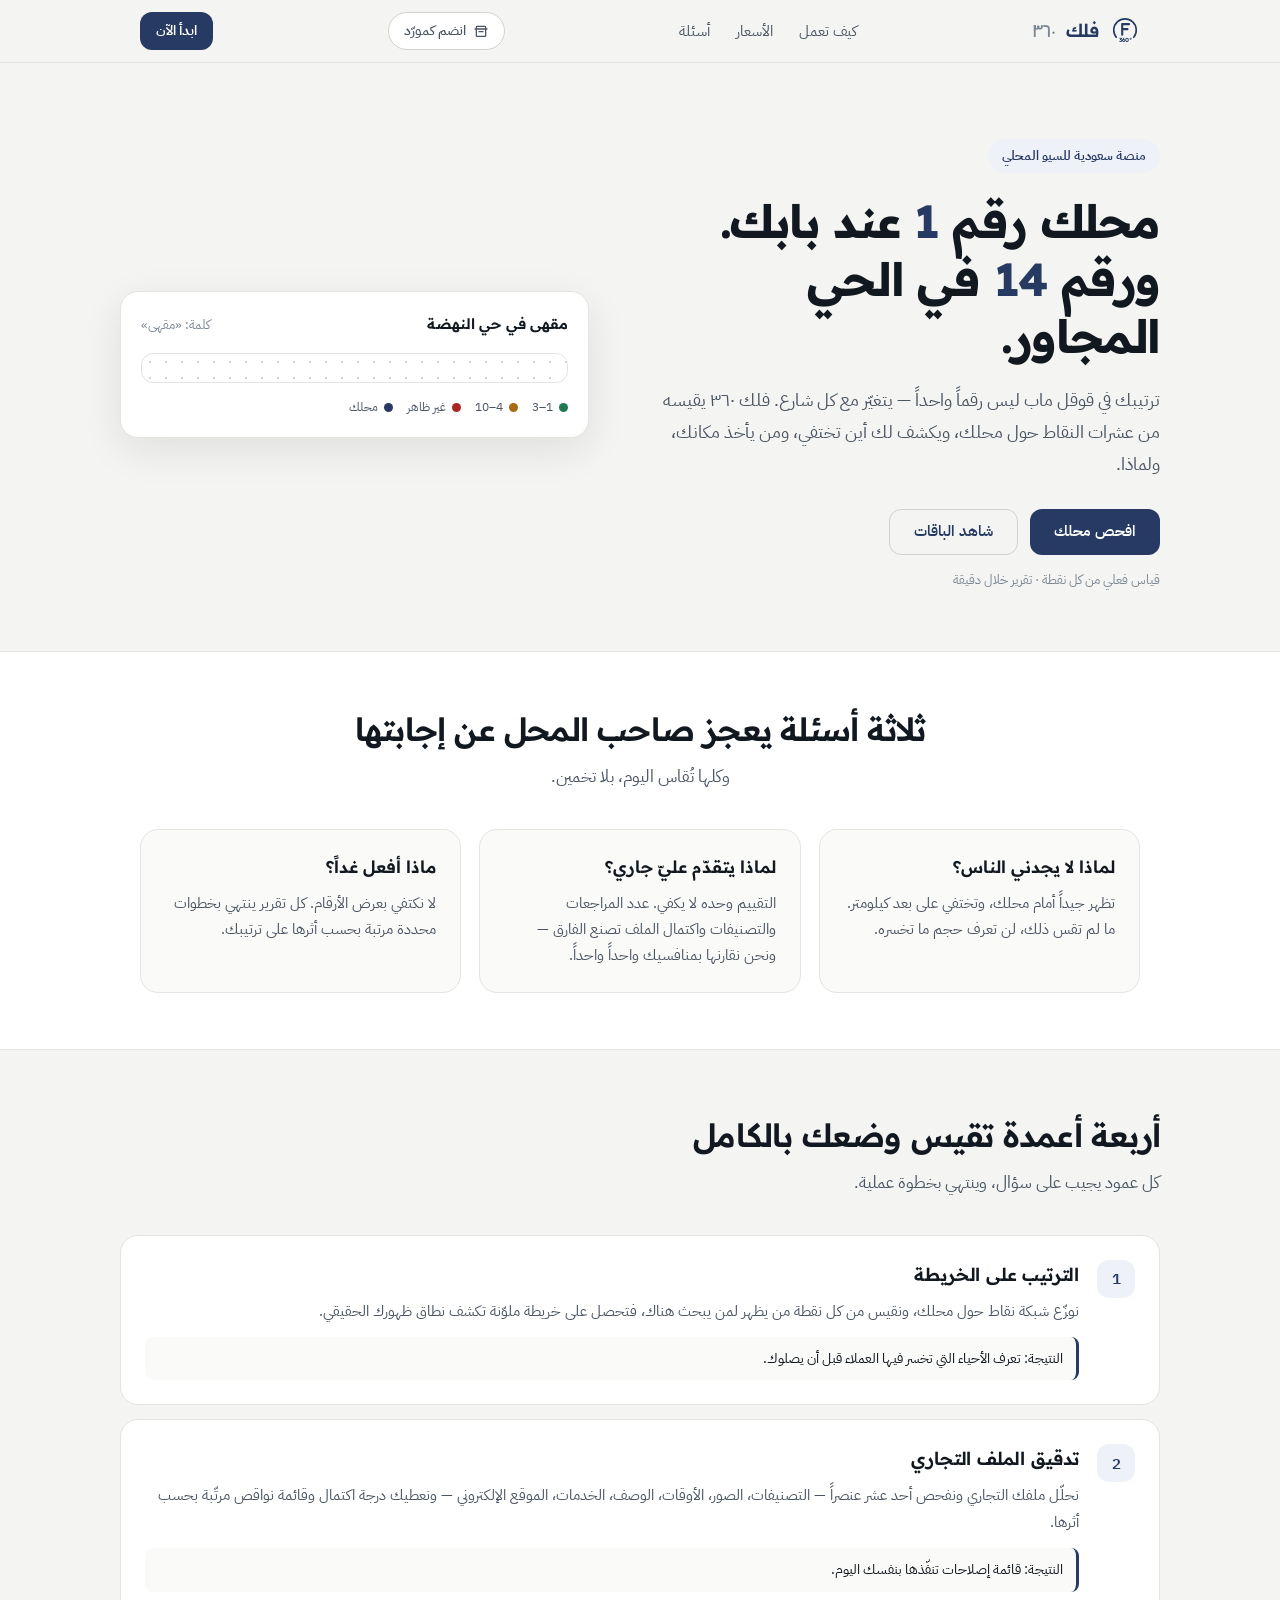
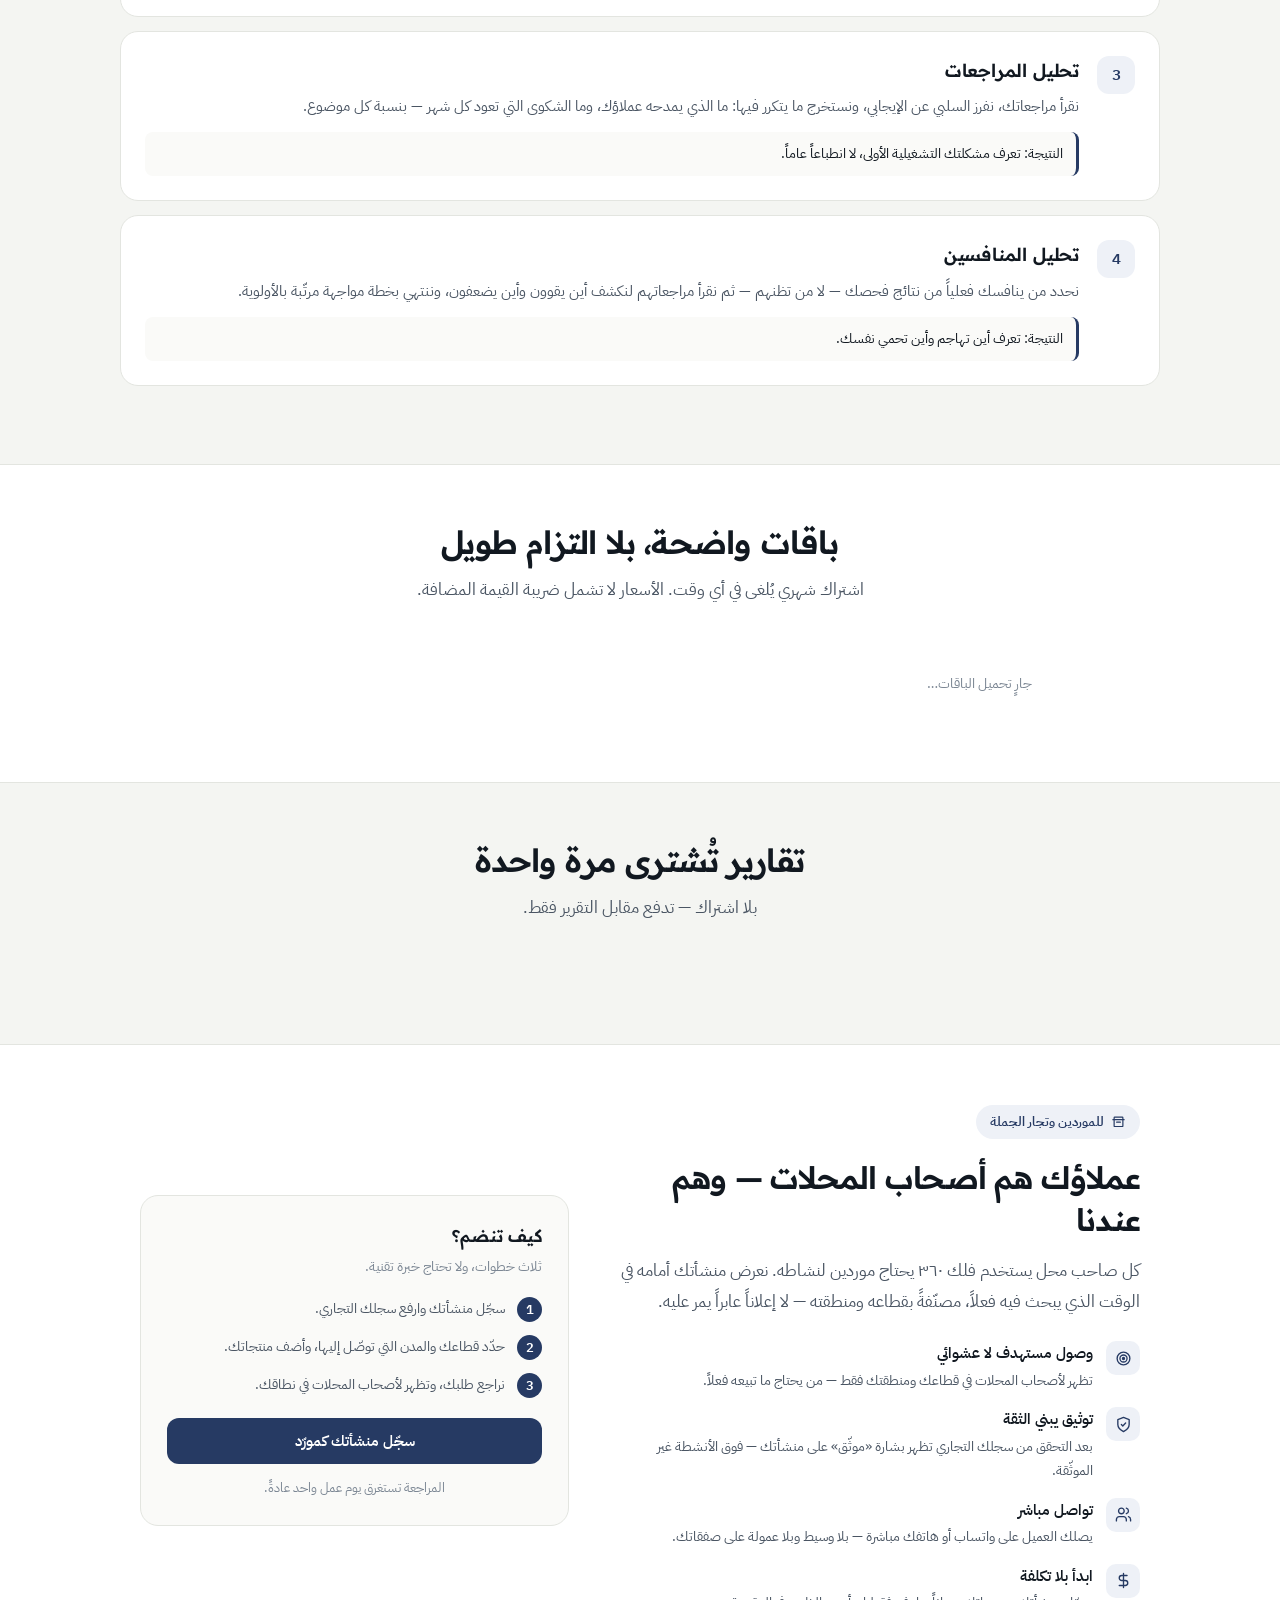
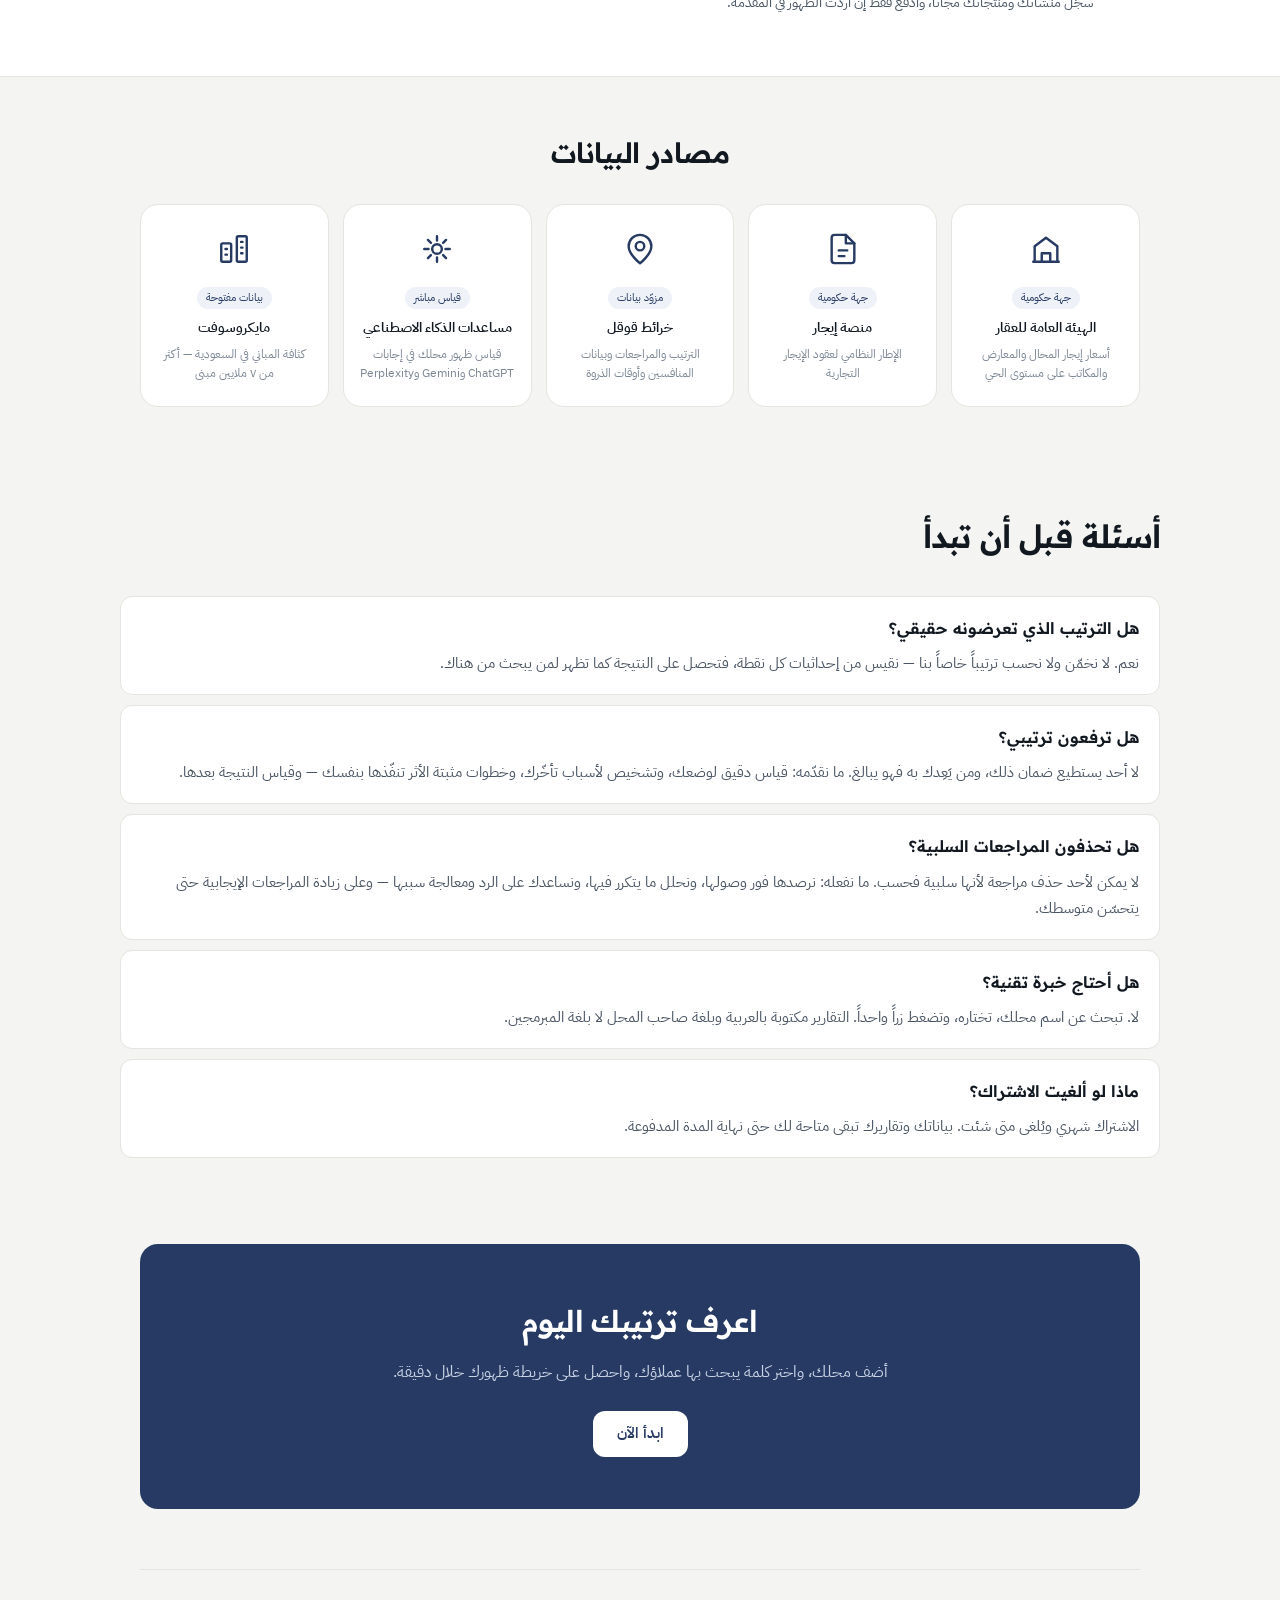
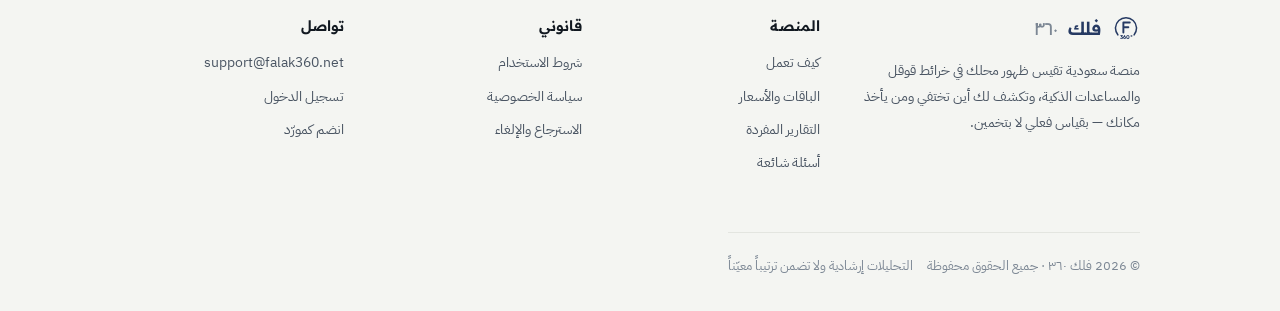
<file: index.html>
<!DOCTYPE html>
<html lang="ar" dir="rtl">
<head>
<meta charset="UTF-8">
<meta name="viewport" content="width=device-width,initial-scale=1">
<meta name="theme-color" content="#263A63">
<title>فلك ٣٦٠ — اعرف ترتيبك في قوقل ماب من كل حي</title>
<meta name="description" content="منصة سعودية تقيس ترتيب محلك في قوقل ماب من كل نقطة حولك، وتحلل مراجعاتك ومنافسيك، وتدرس مواقع مشاريعك الجديدة.">
<link rel="preconnect" href="https://fonts.googleapis.com">
<link rel="preconnect" href="https://fonts.gstatic.com" crossorigin>
<link href="https://fonts.googleapis.com/css2?family=Readex+Pro:wght@400;500;600;700&family=IBM+Plex+Sans+Arabic:wght@400;500;600;700&family=IBM+Plex+Mono:wght@500;600&display=swap" rel="stylesheet">
<style>
:root{
  --canvas:#F4F5F2; --surface:#fff; --surface-2:#FAFAF8;
  --ink:#111820; --ink-2:#4A5563; --ink-3:#7C8794;
  --line:#E3E5E0; --line-2:#CFD3CC;
  --brand:#263A63; --brand-2:#1A2A4A; --brand-tint:#EEF1F7;
  --ok:#1E7A55; --warn:#A96A12; --bad:#A8271F;
  --r:12px; --r-lg:18px; --r-full:999px;
  --f-d:'Readex Pro',system-ui,sans-serif;
  --f-b:'IBM Plex Sans Arabic',system-ui,sans-serif;
  --f-n:'IBM Plex Mono',monospace;
}
*{box-sizing:border-box;margin:0;padding:0}
body{font-family:var(--f-b);background:var(--canvas);color:var(--ink);line-height:1.7;font-size:16px;-webkit-font-smoothing:antialiased}
.wrap{max-width:1040px;margin:0 auto;padding:0 20px}
a{color:inherit;text-decoration:none}

header{position:sticky;top:0;z-index:50;background:rgba(244,245,242,.9);backdrop-filter:blur(10px);border-bottom:1px solid var(--line)}
.nav{display:flex;align-items:center;justify-content:space-between;height:62px}
.logo{display:flex;align-items:center;gap:10px;font-family:var(--f-d);font-weight:600;font-size:18px;color:var(--brand)}
.logo span{color:var(--ink-3);font-weight:400}
.nav-links{display:flex;gap:26px;font-size:14.5px;color:var(--ink-2)}
.nav-links a:hover{color:var(--brand)}
@media(max-width:760px){.nav-links{display:none}}

.btn{display:inline-flex;align-items:center;justify-content:center;gap:8px;height:46px;padding:0 24px;border:0;border-radius:var(--r);background:var(--brand);color:#fff;font-family:inherit;font-size:15px;font-weight:600;cursor:pointer;transition:background .15s,transform .1s}
.btn:hover{background:var(--brand-2)}
.btn:active{transform:translateY(1px)}
.btn.ghost{background:transparent;color:var(--brand);border:1px solid var(--line-2)}
.btn.ghost:hover{background:var(--brand-tint)}
.btn.sm{height:38px;padding:0 16px;font-size:14px}
.btn.block{width:100%}

.hero{padding:76px 0 60px}
.hero-grid{display:grid;grid-template-columns:1.05fr .95fr;gap:52px;align-items:center}
@media(max-width:860px){.hero-grid{grid-template-columns:1fr;gap:36px}}
.eyebrow{display:inline-flex;align-items:center;gap:7px;font-size:13px;font-weight:600;color:var(--brand);background:var(--brand-tint);padding:6px 14px;border-radius:var(--r-full);margin-bottom:20px}
h1{font-family:var(--f-d);font-size:clamp(30px,5vw,46px);font-weight:700;line-height:1.25;letter-spacing:-.03em}
h1 em{font-style:normal;color:var(--brand)}
.lead{font-size:17.5px;color:var(--ink-2);margin-top:18px;max-width:520px;line-height:1.85}
.hero-cta{display:flex;gap:12px;margin-top:28px;flex-wrap:wrap}
.hero-note{font-size:13px;color:var(--ink-3);margin-top:14px}

.demo{background:var(--surface);border:1px solid var(--line);border-radius:var(--r-lg);padding:20px;box-shadow:0 12px 40px rgba(17,24,32,.09)}
.demo-head{display:flex;justify-content:space-between;align-items:center;margin-bottom:16px;font-size:13px;color:var(--ink-3)}
.demo-head b{font-family:var(--f-d);font-size:14.5px;color:var(--ink);font-weight:600}
.gridmap{display:grid;grid-template-columns:repeat(5,1fr);gap:9px;background:radial-gradient(var(--line-2) 1px,transparent 1px) 0 0/16px 16px;padding:14px;border-radius:var(--r);border:1px solid var(--line)}
.dot{aspect-ratio:1;border-radius:var(--r-full);display:flex;align-items:center;justify-content:center;font-family:var(--f-n);font-weight:600;font-size:13px;color:#fff;border:2px solid #fff;box-shadow:0 1px 4px rgba(17,24,32,.25);animation:pop .4s backwards}
@keyframes pop{from{opacity:0;transform:scale(.6)}to{opacity:1;transform:none}}
.dot.me{background:var(--brand);box-shadow:0 2px 10px rgba(38,58,99,.5)}
.demo-legend{display:flex;gap:14px;flex-wrap:wrap;margin-top:14px;font-size:12px;color:var(--ink-2)}
.demo-legend span{display:flex;align-items:center;gap:6px}
.demo-legend i{width:9px;height:9px;border-radius:var(--r-full)}

.band{background:var(--surface);border-block:1px solid var(--line);padding:56px 0}
.sec-head{max-width:660px;margin-bottom:38px}
.sec-head h2{font-family:var(--f-d);font-size:clamp(24px,3.5vw,32px);font-weight:600;letter-spacing:-.025em;line-height:1.35}
.sec-head p{color:var(--ink-2);margin-top:12px;font-size:16.5px}
.center{margin-inline:auto;text-align:center}

.problem{display:grid;grid-template-columns:repeat(3,1fr);gap:18px}
@media(max-width:800px){.problem{grid-template-columns:1fr}}
.p-card{border:1px solid var(--line);border-radius:var(--r-lg);padding:24px;background:var(--surface-2)}
.p-card .q{font-family:var(--f-d);font-size:17px;font-weight:600;line-height:1.5}
.p-card .a{font-size:14.5px;color:var(--ink-2);margin-top:10px;line-height:1.8}

.pillars{padding:64px 0}
.pill{display:grid;grid-template-columns:auto 1fr;gap:18px;padding:24px;border:1px solid var(--line);border-radius:var(--r-lg);background:var(--surface);margin-bottom:14px}
.pill .n{width:38px;height:38px;border-radius:var(--r);background:var(--brand-tint);color:var(--brand);display:flex;align-items:center;justify-content:center;font-family:var(--f-n);font-weight:600;font-size:15px}
.pill h3{font-family:var(--f-d);font-size:18px;font-weight:600;letter-spacing:-.01em}
.pill p{font-size:15px;color:var(--ink-2);margin-top:7px;line-height:1.8}
.pill .out{margin-top:12px;font-size:14px;background:var(--surface-2);border-inline-start:3px solid var(--brand);border-radius:8px;padding:10px 13px;color:var(--ink)}

.pricing{padding:64px 0}
.plans{display:grid;grid-template-columns:repeat(3,1fr);gap:18px;align-items:start}
@media(max-width:900px){.plans{grid-template-columns:1fr}}
.plan{background:var(--surface);border:1px solid var(--line);border-radius:var(--r-lg);padding:28px 24px;position:relative}
.plan.featured{border-color:var(--brand);border-width:2px;box-shadow:0 14px 40px rgba(38,58,99,.14)}
.plan-tag{position:absolute;top:-13px;inset-inline-start:24px;background:var(--brand);color:#fff;font-size:12px;font-weight:600;padding:4px 13px;border-radius:var(--r-full)}
.plan h3{font-family:var(--f-d);font-size:19px;font-weight:600}
.plan .who{font-size:13.5px;color:var(--ink-3);margin-top:4px;min-height:42px}
.price{display:flex;align-items:baseline;gap:7px;margin:18px 0 4px}
.price .v{font-family:var(--f-n);font-size:36px;font-weight:600;letter-spacing:-.03em}
.price .u{font-size:14px;color:var(--ink-3)}
.vat{font-size:12px;color:var(--ink-3);margin-bottom:20px}
.feats{list-style:none;margin-top:20px;padding-top:20px;border-top:1px solid var(--line)}
.feats li{display:flex;gap:9px;font-size:14.5px;line-height:1.75;margin-bottom:11px;color:var(--ink-2)}
.feats li b{color:var(--ink);font-weight:600}
.tick{flex:0 0 auto;margin-top:5px;width:15px;height:15px;color:var(--ok)}
.dash{flex:0 0 auto;margin-top:5px;width:15px;height:15px;color:var(--line-2)}
.feats li.off{color:var(--ink-3)}

.extra{display:grid;grid-template-columns:repeat(2,1fr);gap:18px;margin-top:22px}
@media(max-width:900px){.extra{grid-template-columns:1fr}}
.ex .btn{margin-top:14px}
.plan .feats li svg{flex:0 0 auto;margin-top:5px;width:15px;height:15px;color:var(--ok)}
.pz-load{color:var(--ink-3);font-size:14px;text-align:center;padding:30px 0}
[hidden]{display:none!important}
.ex{background:var(--surface);border:1px solid var(--line);border-radius:var(--r-lg);padding:22px}
.ex h4{font-family:var(--f-d);font-size:16.5px;font-weight:600}
.ex .p{font-family:var(--f-n);font-size:22px;font-weight:600;margin:10px 0 3px;color:var(--brand)}
.ex .s{font-size:13px;color:var(--ink-3)}
.ex p.d{font-size:14px;color:var(--ink-2);margin-top:12px;line-height:1.75}

.faq{padding:56px 0}
.q-item{border:1px solid var(--line);border-radius:var(--r);background:var(--surface);padding:18px 20px;margin-bottom:10px}
.q-item .qq{font-family:var(--f-d);font-size:16px;font-weight:600}
.q-item .aa{font-size:14.5px;color:var(--ink-2);margin-top:8px;line-height:1.8}

.cta{background:var(--brand);color:#fff;border-radius:var(--r-lg);padding:52px 32px;text-align:center;margin:20px 0 60px}
.cta h2{font-family:var(--f-d);font-size:clamp(23px,3.5vw,30px);font-weight:600;letter-spacing:-.02em}
.cta p{color:#C9D3E6;margin-top:12px;font-size:16px;max-width:520px;margin-inline:auto}
.cta .btn{background:#fff;color:var(--brand);margin-top:24px}
.cta .btn:hover{background:#EEF1F7}

footer{border-top:1px solid var(--line);padding:28px 0;font-size:13.5px;color:var(--ink-3);display:flex;justify-content:space-between;flex-wrap:wrap;gap:12px}
</style>
</head>
<body>

<header>
  <div class="wrap nav">
    <div class="logo">
      <svg width="30" height="30" viewBox="0 0 40 40" fill="none">
        <circle cx="20" cy="20" r="17.25" stroke="#263A63" stroke-width="1.5" opacity=".28"/>
        <circle cx="20" cy="20" r="11.25" stroke="#263A63" stroke-width="1.5" opacity=".55"/>
        <circle cx="20" cy="20" r="5.5" stroke="#263A63" stroke-width="1.75"/>
        <circle cx="20" cy="20" r="2.25" fill="#263A63"/>
        <circle cx="31.3" cy="12.2" r="2.9" fill="#263A63"/>
        <circle cx="8.2" cy="26.6" r="1.9" fill="#263A63" opacity=".45"/>
        <circle cx="24.4" cy="33.2" r="1.6" fill="#263A63" opacity=".3"/>
      </svg>
      فلك <span>٣٦٠</span>
    </div>
    <nav class="nav-links">
      <a href="#how" data-c="site.nav_how">كيف تعمل</a>
      <a href="#pricing" data-c="site.nav_pricing">الأسعار</a>
      <a href="#faq" data-c="site.nav_faq">أسئلة</a>
    </nav>
    <a class="btn sm" href="app.html" data-c="site.nav_cta">ابدأ الآن</a>
  </div>
</header>

<section class="wrap hero">
  <div class="hero-grid">
    <div>
      <div class="eyebrow" data-c="site.eyebrow">منصة سعودية للسيو المحلي</div>
      <h1 data-c="site.h1" data-html>محلك رقم <em>1</em> عند بابك.<br>ورقم <em>14</em> في الحي المجاور.</h1>
      <p class="lead" data-c="site.lead">
        ترتيبك في قوقل ماب ليس رقماً واحداً — يتغيّر مع كل شارع.
        فلك ٣٦٠ يقيسه من عشرات النقاط حول محلك، ويكشف لك أين تختفي، ومن يأخذ مكانك، ولماذا.
      </p>
      <div class="hero-cta">
        <a class="btn" href="app.html" data-c="site.cta1">افحص محلك</a>
        <a class="btn ghost" href="#pricing" data-c="site.cta2">شاهد الباقات</a>
      </div>
      <div class="hero-note" data-c="site.hero_note">قياس فعلي من كل نقطة · تقرير خلال دقيقة</div>
    </div>

    <div class="demo">
      <div class="demo-head">
        <b data-c="site.demo_title">مقهى في حي النهضة</b>
        <span data-c="site.demo_kw">كلمة: «مقهى»</span>
      </div>
      <div class="gridmap" id="gridmap"></div>
      <div class="demo-legend">
        <span><i style="background:#1E7A55"></i>‏1–3</span>
        <span><i style="background:#A96A12"></i>‏4–10</span>
        <span><i style="background:#A8271F"></i>غير ظاهر</span>
        <span><i style="background:#263A63"></i>محلك</span>
      </div>
    </div>
  </div>
</section>

<section class="band" data-sec="show.site_problems">
  <div class="wrap">
    <div class="sec-head center">
      <h2 data-c="site.problems_title">ثلاثة أسئلة يعجز صاحب المحل عن إجابتها</h2>
      <p data-c="site.problems_sub">وكلها تُقاس اليوم، بلا تخمين.</p>
    </div>
    <div class="problem">
      <div class="p-card">
        <div class="q" data-c="site.p1_q">لماذا لا يجدني الناس؟</div>
        <div class="a" data-c="site.p1_a">تظهر جيداً أمام محلك، وتختفي على بعد كيلومتر. ما لم تقس ذلك، لن تعرف حجم ما تخسره.</div>
      </div>
      <div class="p-card">
        <div class="q" data-c="site.p2_q">لماذا يتقدّم عليّ جاري؟</div>
        <div class="a" data-c="site.p2_a">التقييم وحده لا يكفي. عدد المراجعات والتصنيفات واكتمال الملف تصنع الفارق — ونحن نقارنها بمنافسيك واحداً واحداً.</div>
      </div>
      <div class="p-card">
        <div class="q" data-c="site.p3_q">ماذا أفعل غداً؟</div>
        <div class="a" data-c="site.p3_a">لا نكتفي بعرض الأرقام. كل تقرير ينتهي بخطوات محددة مرتبة بحسب أثرها على ترتيبك.</div>
      </div>
    </div>
  </div>
</section>

<section class="wrap pillars" id="how" data-sec="show.site_how">
  <div class="sec-head">
    <h2 data-c="site.how_title">أربعة أعمدة تقيس وضعك بالكامل</h2>
    <p data-c="site.how_sub">كل عمود يجيب على سؤال، وينتهي بخطوة عملية.</p>
  </div>

  <div class="pill">
    <div class="n">1</div>
    <div>
      <h3 data-c="site.h1_title">الترتيب على الخريطة</h3>
      <p data-c="site.h1_body">نوزّع شبكة نقاط حول محلك، ونقيس من كل نقطة من يظهر لمن يبحث هناك، فتحصل على خريطة ملوّنة تكشف نطاق ظهورك الحقيقي.</p>
      <div class="out" data-c="site.h1_out">النتيجة: تعرف الأحياء التي تخسر فيها العملاء قبل أن يصلوك.</div>
    </div>
  </div>

  <div class="pill">
    <div class="n">2</div>
    <div>
      <h3 data-c="site.h2_title">تدقيق الملف التجاري</h3>
      <p data-c="site.h2_body">نحلّل ملفك التجاري ونفحص أحد عشر عنصراً — التصنيفات، الصور، الأوقات، الوصف، الخدمات، الموقع الإلكتروني — ونعطيك درجة اكتمال وقائمة نواقص مرتّبة بحسب أثرها.</p>
      <div class="out" data-c="site.h2_out">النتيجة: قائمة إصلاحات تنفّذها بنفسك اليوم.</div>
    </div>
  </div>

  <div class="pill">
    <div class="n">3</div>
    <div>
      <h3 data-c="site.h3_title">تحليل المراجعات</h3>
      <p data-c="site.h3_body">نقرأ مراجعاتك، نفرز السلبي عن الإيجابي، ونستخرج ما يتكرر فيها: ما الذي يمدحه عملاؤك، وما الشكوى التي تعود كل شهر — بنسبة كل موضوع.</p>
      <div class="out" data-c="site.h3_out">النتيجة: تعرف مشكلتك التشغيلية الأولى، لا انطباعاً عاماً.</div>
    </div>
  </div>

  <div class="pill">
    <div class="n">4</div>
    <div>
      <h3 data-c="site.h4_title">تحليل المنافسين</h3>
      <p data-c="site.h4_body">نحدد من ينافسك فعلياً من نتائج فحصك — لا من تظنهم — ثم نقرأ مراجعاتهم لنكشف أين يقوون وأين يضعفون، وننتهي بخطة مواجهة مرتّبة بالأولوية.</p>
      <div class="out" data-c="site.h4_out">النتيجة: تعرف أين تهاجم وأين تحمي نفسك.</div>
    </div>
  </div>
</section>

<section class="band" id="pricing" data-sec="show.site_pricing">
  <div class="wrap">
    <div class="sec-head center">
      <h2 data-c="site.pricing_title">باقات واضحة، بلا التزام طويل</h2>
      <p data-c="site.pricing_sub">اشتراك شهري يُلغى في أي وقت. الأسعار لا تشمل ضريبة القيمة المضافة.</p>
    </div>
    <div class="plans" id="plansBox">
      <div class="pz-load">جارٍ تحميل الباقات…</div>
    </div>
  </div>
</section>

<section class="wrap pillars" id="reports" data-sec="show.site_reports" style="padding-top:56px">
  <div class="sec-head center">
    <h2 data-c="site.reports_title">تقارير تُشترى مرة واحدة</h2>
    <p data-c="site.reports_sub">بلا اشتراك — تدفع مقابل التقرير فقط.</p>
  </div>
  <div class="extra" id="reportsBox"></div>
</section>

<section class="wrap faq" id="faq" data-sec="show.site_faq">
  <div class="sec-head"><h2 data-c="site.faq_title">أسئلة قبل أن تبدأ</h2></div>

  <div class="q-item">
    <div class="qq" data-c="site.q1">هل الترتيب الذي تعرضونه حقيقي؟</div>
    <div class="aa" data-c="site.a1">نعم. لا نخمّن ولا نحسب ترتيباً خاصاً بنا — نقيس من إحداثيات كل نقطة، فتحصل على النتيجة كما تظهر لمن يبحث من هناك.</div>
  </div>

  <div class="q-item">
    <div class="qq" data-c="site.q2">هل ترفعون ترتيبي؟</div>
    <div class="aa" data-c="site.a2">لا أحد يستطيع ضمان ذلك، ومن يَعِدك به فهو يبالغ. ما نقدّمه: قياس دقيق لوضعك، وتشخيص لأسباب تأخّرك، وخطوات مثبتة الأثر تنفّذها بنفسك — وقياس النتيجة بعدها.</div>
  </div>

  <div class="q-item">
    <div class="qq" data-c="site.q3">هل تحذفون المراجعات السلبية؟</div>
    <div class="aa" data-c="site.a3">لا يمكن لأحد حذف مراجعة لأنها سلبية فحسب. ما نفعله: نرصدها فور وصولها، ونحلل ما يتكرر فيها، ونساعدك على الرد ومعالجة سببها — وعلى زيادة المراجعات الإيجابية حتى يتحسّن متوسطك.</div>
  </div>

  <div class="q-item">
    <div class="qq" data-c="site.q4">هل أحتاج خبرة تقنية؟</div>
    <div class="aa" data-c="site.a4">لا. تبحث عن اسم محلك، تختاره، وتضغط زراً واحداً. التقارير مكتوبة بالعربية وبلغة صاحب المحل لا بلغة المبرمجين.</div>
  </div>

  <div class="q-item">
    <div class="qq" data-c="site.q5">ماذا لو ألغيت الاشتراك؟</div>
    <div class="aa" data-c="site.a5">الاشتراك شهري ويُلغى متى شئت. بياناتك وتقاريرك تبقى متاحة لك حتى نهاية المدة المدفوعة.</div>
  </div>
</section>

<div class="wrap">
  <div class="cta">
    <h2 data-c="site.cta_title">اعرف ترتيبك اليوم</h2>
    <p data-c="site.cta_body">أضف محلك، واختر كلمة يبحث بها عملاؤك، واحصل على خريطة ظهورك خلال دقيقة.</p>
    <a class="btn" href="app.html" data-c="site.cta_btn">ابدأ الآن</a>
  </div>

  <footer>
    <div data-c="site.foot_1">فلك ٣٦٠ — منصة سعودية للسيو المحلي</div>
    <div data-c="site.foot_2">التحليلات إرشادية ولا تغني عن دراسة الجدوى</div>
  </footer>
</div>

<script type="module">
import { createClient } from "https://esm.sh/@supabase/supabase-js@2";
const sb = createClient("https://dpkvkwcofxeptpzdsjre.supabase.co", "sb_publishable_Krja6qX-HGdklghDfTJmjQ_XpmIgBPe");
const esc = (t) => String(t ?? "").replace(/[&<>"]/g, (c) => ({ "&": "&amp;", "<": "&lt;", ">": "&gt;", '"': "&quot;" }[c]));
const tick = `<svg viewBox="0 0 24 24" fill="none" stroke="currentColor" stroke-width="2.5" stroke-linecap="round" stroke-linejoin="round"><path d="m5 12 5 5L20 7"/></svg>`;

/* النصوص من لوحة التحكم — الأصلية مكتوبة في الصفحة، وهذه تحدّثها فقط */
async function applyTexts() {
  try {
    const { data } = await sb.rpc("site_texts");
    const t = data?.t;
    if (!t) return;
    if (t["site.title"]) document.title = t["site.title"];
    if (t["site.desc"]) document.querySelector('meta[name=description]')?.setAttribute("content", t["site.desc"]);
    document.querySelectorAll("[data-c]").forEach((el) => {
      const v = t[el.dataset.c];
      if (!v) return;
      if (el.hasAttribute("data-html")) el.innerHTML = esc(v).replace(/\n/g, "<br>");
      else el.textContent = v;
    });
    document.querySelectorAll("[data-sec]").forEach((el) => {
      if (t[el.dataset.sec] === "off") el.hidden = true;
    });
  } catch { /* تبقى النصوص الأصلية */ }
}

/* الباقات والتقارير من قاعدة البيانات */
async function applyPricing() {
  const box = document.getElementById("plansBox");
  const rep = document.getElementById("reportsBox");
  try {
    const { data } = await sb.rpc("public_pricing");
    if (!data) throw 0;
    const cta = document.querySelector('[data-c="site.plan_cta"]')?.textContent || "ابدأ";

    box.innerHTML = (data.plans || []).map((p) => `
      <div class="plan${p.featured ? " featured" : ""}">
        ${p.featured ? `<div class="plan-tag">الأكثر ملاءمة</div>` : ""}
        <h3>${esc(p.name)}</h3>
        <div class="who">${esc(p.tagline || "")}</div>
        <div class="price"><span class="v">${p.price}</span><span class="u">ريال / شهرياً</span></div>
        <div class="vat">${data.test_mode ? "عرض تجريبي" : "لمحل واحد"}</div>
        <a class="btn${p.featured ? "" : " ghost"} block" href="app.html">${esc(cta)}</a>
        <ul class="feats">${(p.bullets || []).map((f) => `<li>${tick}<span>${esc(f)}</span></li>`).join("")}</ul>
      </div>`).join("") || "";

    const one = (kind) => (data.reports || []).filter((r) => r.kind === kind).sort((a, b) => a.qty - b.qty);
    const rcta = document.querySelector('[data-c="site.report_cta"]')?.textContent || "اطلب التقرير";
    rep.innerHTML = [["location", "تقرير موقع مشروع"], ["acquisition", "تقرير محل معروض للبيع"]].map(([k, title]) => {
      const list = one(k);
      if (!list.length) return "";
      const first = list[0];
      const more = list.slice(1).map((r) => `${r.label} بـ ${r.price} ريال`).join(" · ");
      return `<div class="ex">
        <h4>${title}</h4>
        <div class="p">${first.price} ريال</div>
        <div class="s">${esc(first.label)} · بلا اشتراك${more ? ` · ${esc(more)}` : ""}</div>
        <p class="d">${esc(first.tagline || "")}</p>
        <a class="btn ghost block" href="app.html">${esc(rcta)}</a>
      </div>`;
    }).join("");
  } catch {
    box.innerHTML = `<div class="pz-load">تعذّر تحميل الباقات — حدّث الصفحة.</div>`;
  }
}

applyTexts();
applyPricing();

const ranks = [
  12, 8, 6, 9, 14,
   7, 4, 2, 5, 10,
   5, 2, null, 3, 7,
   6, 3, 1, 2, 8,
  11, 7, 4, 6, 13
];
const color = r => r == null ? "#A8271F" : r <= 3 ? "#1E7A55" : r <= 10 ? "#A96A12" : "#C4762A";
document.getElementById("gridmap").innerHTML = ranks.map((r, i) =>
  i === 12
    ? `<div class="dot me" style="animation-delay:${i * 22}ms">
         <svg width="14" height="14" viewBox="0 0 24 24" fill="none" stroke="#fff" stroke-width="2" stroke-linecap="round">
           <circle cx="12" cy="12" r="9"/><path d="M22 12h-4M6 12H2M12 6V2M12 22v-4"/></svg>
       </div>`
    : `<div class="dot" style="background:${color(r)};animation-delay:${i * 22}ms">${r ?? "؟"}</div>`
).join("");
</script>
<script type="module" src="plan-features.js"></script>
</body>
</html>
</file>
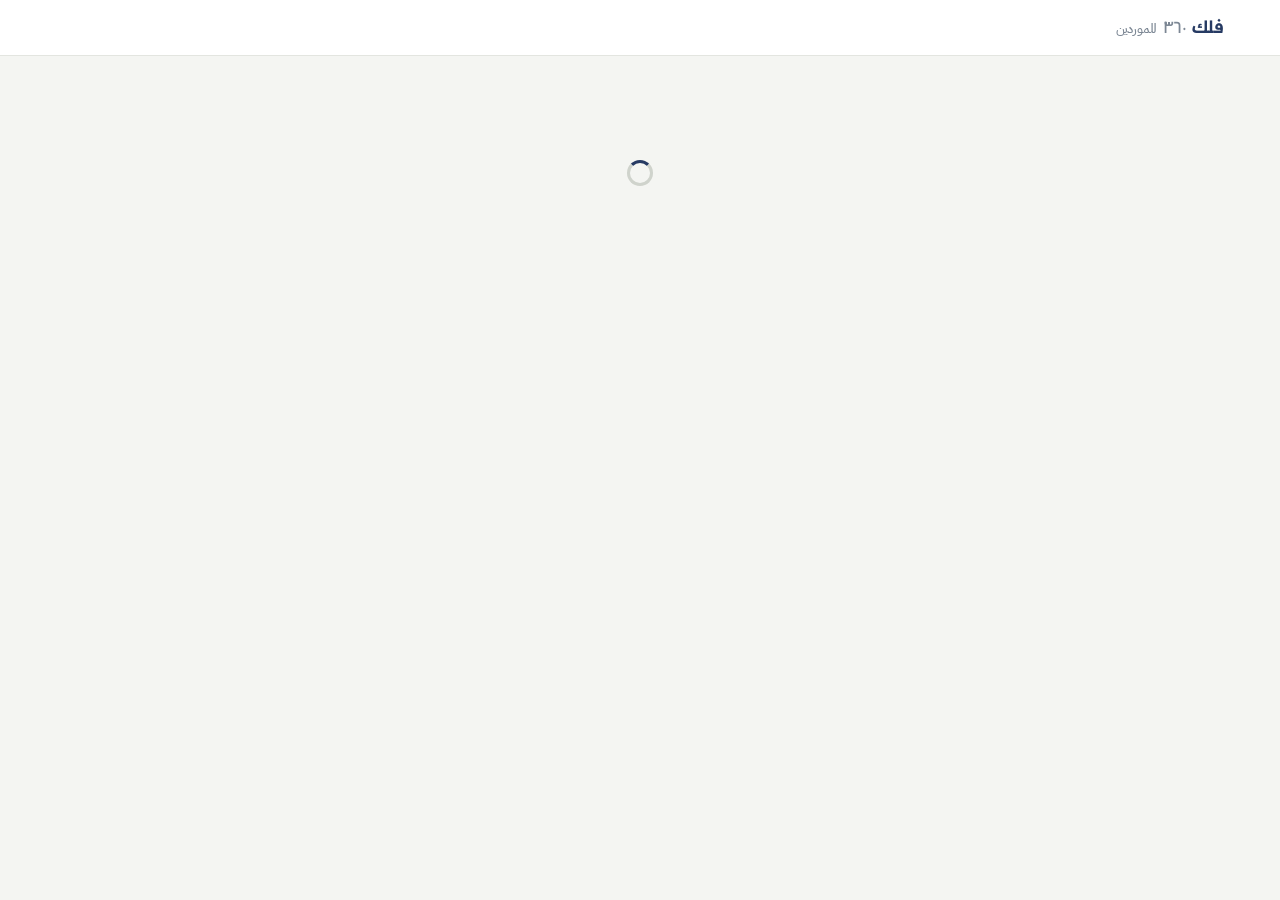
<file: supplier.html>
<!DOCTYPE html>
<html lang="ar" dir="rtl">
<head>
<meta charset="UTF-8">
<meta name="viewport" content="width=device-width, initial-scale=1, viewport-fit=cover">
<meta name="theme-color" content="#263A63">
<title>فلك ٣٦٠ — للموردين</title>
<meta name="description" content="سجّل منشأتك في فلك ٣٦٠، وثّق سجلك التجاري، واظهر لأصحاب المحلات الذين يبحثون عن موردين لنشاطهم في مدينتك.">
<link rel="stylesheet" href="styles.css">
<style>
  .sp-page{max-width:1080px;margin:0 auto;padding:var(--sp-5) var(--sp-4) var(--sp-7)}
  .sp-who{display:flex;align-items:center;gap:10px;font-size:13px;color:var(--ink-2)}
  .brand-name small{font-family:var(--font-body);font-weight:500;font-size:13px;color:var(--ink-3);margin-inline-start:6px}

  /* الواجهة */
  .sp-hero{padding:var(--sp-6) 0 var(--sp-5)}
  .sp-hero h1{font-family:var(--font-display);font-size:clamp(26px,4.4vw,40px);line-height:1.25;font-weight:600;max-width:17ch;color:var(--ink)}
  .sp-hero p{margin-top:var(--sp-3);font-size:16px;color:var(--ink-2);max-width:56ch}

  .sp-grid{display:grid;grid-template-columns:minmax(0,1fr) 340px;gap:var(--sp-5);align-items:start}
  @media(max-width:900px){.sp-grid{grid-template-columns:1fr}.sp-aside{order:-1}}
  .sp-aside{position:sticky;top:calc(var(--header-h) + 16px)}
  @media(max-width:900px){.sp-aside{position:static}}

  .sp-switch{display:flex;background:var(--surface-2);border:1px solid var(--line);border-radius:var(--r);padding:4px;margin-bottom:var(--sp-4)}
  .sp-switch button{flex:1;height:38px;border:0;background:none;border-radius:var(--r-sm);font:inherit;font-size:14px;color:var(--ink-2);cursor:pointer}
  .sp-switch button.on{background:var(--surface);color:var(--brand);font-weight:600;box-shadow:var(--shadow-1)}

  .sp-block{border-top:1px solid var(--line);padding-top:var(--sp-4);margin-top:var(--sp-4)}
  .sp-block:first-child{border-top:0;padding-top:0;margin-top:0}
  .sp-block h3{font-family:var(--font-display);font-size:15px;font-weight:600;margin-bottom:var(--sp-3)}
  .sp-2{display:grid;grid-template-columns:1fr 1fr;gap:var(--sp-3)}
  @media(max-width:560px){.sp-2{grid-template-columns:1fr}}
  .sp-2 .field{margin-bottom:0}
  textarea.input{height:auto;min-height:96px;padding-top:10px;padding-bottom:10px;line-height:1.7;resize:vertical}
  .input[dir=ltr]{text-align:right}

  .pick{display:flex;flex-wrap:wrap;gap:6px}
  .pick button{height:34px;padding:0 12px;border-radius:var(--r-full);border:1px solid var(--line-2);background:var(--surface);
    font:inherit;font-size:13px;color:var(--ink-2);cursor:pointer}
  .pick button.on{background:var(--brand);border-color:var(--brand);color:#fff}
  .pick button:disabled{opacity:.45;cursor:not-allowed}
  .toggle{display:flex;align-items:center;gap:10px;font-size:14px;cursor:pointer;user-select:none;margin-top:var(--sp-3)}
  .toggle input{width:18px;height:18px;accent-color:var(--brand)}

  .file-drop{display:flex;align-items:center;gap:12px;border:1.5px dashed var(--line-2);border-radius:var(--r);padding:14px;
    background:var(--surface-2);cursor:pointer}
  .file-drop svg{width:22px;height:22px;color:var(--ink-3);flex:0 0 auto}
  .file-drop b{display:block;font-size:14px;font-weight:600}
  .file-drop span{font-size:12.5px;color:var(--ink-3)}
  .file-drop.has{border-style:solid;border-color:var(--ok);background:var(--ok-tint)}
  .file-drop.has svg{color:var(--ok)}

  .claim-bar{display:flex;gap:12px;align-items:flex-start;background:var(--brand-tint);border:1px solid #D7DEEB;border-radius:var(--r);
    padding:14px;margin-bottom:var(--sp-4);font-size:14px}
  .claim-bar svg{width:20px;height:20px;color:var(--brand);flex:0 0 auto;margin-top:2px}

  /* معاينة البطاقة — كما يراها صاحب المحل */
  .prev-lbl{font-size:12.5px;color:var(--ink-3);margin-bottom:8px}
  .scard{background:var(--surface);border:1px solid var(--line);border-radius:var(--r-lg);overflow:hidden;box-shadow:var(--shadow-2)}
  .scard-top{display:flex;gap:12px;align-items:center;padding:16px}
  .scard-logo{width:52px;height:52px;border-radius:14px;background:var(--brand-tint);color:var(--brand);flex:0 0 auto;
    display:flex;align-items:center;justify-content:center;font-family:var(--font-display);font-size:22px;font-weight:600;overflow:hidden}
  .scard-logo img{width:100%;height:100%;object-fit:cover}
  .scard-name{font-family:var(--font-display);font-size:16.5px;font-weight:600;line-height:1.35}
  .scard-city{font-size:12.5px;color:var(--ink-3);margin-top:2px}
  .vbadge{display:inline-flex;align-items:center;gap:5px;margin-top:6px;padding:3px 9px;border-radius:var(--r-full);
    background:var(--ok-tint);color:var(--ok);font-size:12px;font-weight:600}
  .vbadge svg{width:13px;height:13px}
  .vbadge.wait{background:var(--warn-tint);color:var(--warn)}
  .fbadge{display:inline-flex;margin-top:6px;margin-inline-start:4px;padding:3px 9px;border-radius:var(--r-full);background:var(--brand);color:#fff;font-size:12px;font-weight:600}
  .scard-body{padding:0 16px 14px;font-size:13.5px;color:var(--ink-2);line-height:1.75}
  .scard-body p{margin-bottom:8px;display:-webkit-box;-webkit-line-clamp:3;-webkit-box-orient:vertical;overflow:hidden}
  .scard-body .muted{color:var(--ink-3)}
  .scard-acts{display:grid;grid-template-columns:repeat(3,1fr);border-top:1px solid var(--line)}
  .scard-acts span{display:flex;align-items:center;justify-content:center;gap:6px;height:44px;font-size:13px;color:var(--brand);font-weight:600}
  .scard-acts span+span{border-inline-start:1px solid var(--line)}
  .scard-acts svg{width:15px;height:15px}

  /* لوحة المورد */
  .status{display:grid;grid-template-columns:repeat(3,1fr);gap:1px;background:var(--line);border:1px solid var(--line);
    border-radius:var(--r-lg);overflow:hidden;margin-bottom:var(--sp-5)}
  @media(max-width:700px){.status{grid-template-columns:1fr}}
  .st{background:var(--surface);padding:16px}
  .st .k{font-size:12.5px;color:var(--ink-3)}
  .st .v{font-family:var(--font-display);font-size:16px;font-weight:600;margin-top:4px;display:flex;align-items:center;gap:7px}
  .st .v i{width:9px;height:9px;border-radius:50%;flex:0 0 auto}
  .st .d{font-size:12.5px;color:var(--ink-2);margin-top:4px;line-height:1.6}
  .st.ok .v i{background:var(--ok)} .st.warn .v i{background:var(--warn)} .st.bad .v i{background:var(--bad)} .st.mute .v i{background:var(--ink-3)}

  .dtabs{display:flex;gap:4px;border-bottom:1px solid var(--line);margin-bottom:var(--sp-4);overflow-x:auto;scrollbar-width:none}
  .dtabs::-webkit-scrollbar{display:none}
  .dtabs button{flex:0 0 auto;height:42px;padding:0 14px;border:0;border-bottom:2px solid transparent;background:none;
    font:inherit;font-size:14px;color:var(--ink-2);cursor:pointer;margin-bottom:-1px}
  .dtabs button.on{color:var(--brand);border-bottom-color:var(--brand);font-weight:600}
  .dpane{display:none}.dpane.on{display:block}

  .logo-row{display:flex;align-items:center;gap:14px}
  .logo-row .scard-logo{width:64px;height:64px}

  .prod{display:flex;gap:12px;align-items:flex-start;padding:12px 0;border-bottom:1px solid var(--line)}
  .prod:last-child{border-bottom:0}
  .prod .t{font-weight:600;font-size:14.5px}
  .prod .d{font-size:13px;color:var(--ink-2);margin-top:2px;line-height:1.7}
  .prod .p{font-size:12.5px;color:var(--brand);margin-top:4px;font-weight:600}
  .prod .acts{margin-inline-start:auto;display:flex;gap:6px;flex:0 0 auto}

  .plans{display:grid;grid-template-columns:1fr 1fr;gap:var(--sp-3)}
  @media(max-width:620px){.plans{grid-template-columns:1fr}}
  .plan{border:1px solid var(--line);border-radius:var(--r-lg);padding:18px;background:var(--surface);display:flex;flex-direction:column}
  .plan.featured{border-color:var(--brand);box-shadow:0 0 0 1px var(--brand) inset}
  .plan h4{font-family:var(--font-display);font-size:17px;font-weight:600}
  .plan .price{margin:8px 0 12px;font-size:14px;color:var(--ink-2)}
  .plan .price b{font-family:var(--font-display);font-size:30px;color:var(--ink);font-weight:600}
  .plan ul{list-style:none;display:grid;gap:7px;margin-bottom:16px;font-size:13.5px}
  .plan li{display:flex;gap:8px;align-items:flex-start}
  .plan li svg{width:16px;height:16px;color:var(--ok);flex:0 0 auto;margin-top:3px}
  .plan .btn{margin-top:auto}
  .plan .cur{font-size:12.5px;color:var(--ok);font-weight:600;margin-bottom:8px}

  .pay-box{border:1px solid var(--line);border-radius:var(--r);padding:16px;background:var(--surface-2);margin-top:var(--sp-4)}
  .pay-box .btn{margin-top:10px}

  .kpis{display:grid;grid-template-columns:repeat(auto-fit,minmax(140px,1fr));gap:var(--sp-3)}
  .kpi{background:var(--surface);border:1px solid var(--line);border-radius:var(--r);padding:14px}
  .kpi b{display:block;font-family:var(--font-num);font-size:26px;font-weight:600;line-height:1.1}
  .kpi span{font-size:12.5px;color:var(--ink-3)}
  .upsell{margin-top:var(--sp-4);padding:14px;border-radius:var(--r);background:var(--brand-tint);color:var(--brand);font-size:13.5px}

  .loading{display:flex;justify-content:center;padding:80px 0}
  .loading .spinner{width:26px;height:26px;border-width:3px;border-color:var(--line-2);border-top-color:var(--brand)}
  :focus-visible{outline:2px solid var(--brand);outline-offset:2px}
  a.btn{text-decoration:none}
</style>
</head>
<body>

<header class="app-header">
  <a class="brand" href="index.html" style="text-decoration:none;color:inherit">
    <div id="headerLogo" class="brand-mark"></div>
    <div class="brand-name">فلك <span>٣٦٠</span><small>للموردين</small></div>
  </a>
  <div class="sp-who" id="whoBox"></div>
</header>

<main class="sp-page">
  <div id="vLoading" class="loading"><span class="spinner"></span></div>

  <!-- ===================== التسجيل ===================== -->
  <section id="vJoin" class="hidden">
    <div class="sp-hero">
      <h1 data-c="supplier.hero_title">اعرض منشأتك لأصحاب المحلات في قطاعك</h1>
      <p data-c="supplier.hero_sub">سجّل منشأتك، وثّق سجلك التجاري، واظهر لأصحاب المحلات الذين يبحثون عن موردين لنشاطهم في مدينتك.</p>
    </div>

    <div class="sp-grid">
      <div>
        <div id="claimBar"></div>

        <div class="card">
          <div class="sp-switch" id="authSwitch">
            <button type="button" class="on" data-mode="join">سجّل منشأتك</button>
            <button type="button" data-mode="login">لدي حساب</button>
          </div>

          <!-- الدخول -->
          <div id="loginBox" class="hidden">
            <div class="field"><label for="liEmail">البريد الإلكتروني</label>
              <input id="liEmail" class="input" type="email" dir="ltr" autocomplete="email"></div>
            <div class="field"><label for="liPass">كلمة المرور</label>
              <input id="liPass" class="input" type="password" autocomplete="current-password"></div>
            <button id="liBtn" class="btn block" type="button">دخول</button>
            <div id="liMsg" class="msg"></div>
          </div>

          <!-- التسجيل -->
          <div id="joinBox">
            <div class="sp-block" id="acctBlock">
              <h3>حسابك</h3>
              <div class="sp-2">
                <div class="field"><label for="jEmail">البريد الإلكتروني</label>
                  <input id="jEmail" class="input" type="email" dir="ltr" autocomplete="email"></div>
                <div class="field"><label for="jPass">كلمة المرور</label>
                  <input id="jPass" class="input" type="password" autocomplete="new-password" placeholder="٨ أحرف على الأقل"></div>
              </div>
            </div>

            <div class="sp-block">
              <h3>منشأتك</h3>
              <div class="field"><label for="jName">اسم المنشأة</label>
                <input id="jName" class="input" maxlength="120" placeholder="كما في السجل التجاري"></div>
              <div class="sp-2">
                <div class="field"><label for="jPhone">رقم الجوال</label>
                  <input id="jPhone" class="input" inputmode="tel" dir="ltr" placeholder="05xxxxxxxx"></div>
                <div class="field"><label for="jCity">المدينة</label>
                  <select id="jCity" class="select"></select></div>
              </div>
              <div class="field sp-t"><label>النشاط الذي تخدمه <span class="muted" id="jSecCount"></span></label>
                <div class="pick" id="jSectors"></div>
                <div class="hint">اختر حتى ٥ أنشطة. الباقة الأساسية تُظهرك في أول نشاط تختاره.</div>
              </div>
              <div class="field"><label>مدن التوصيل <span class="muted">— اختياري</span></label>
                <div class="pick" id="jCov"></div>
                <label class="toggle"><input type="checkbox" id="jAll"> أوصل لكل مدن المملكة</label>
              </div>
              <div class="field"><label for="jMaps">رابط منشأتك على قوقل ماب <span class="muted">— اختياري</span></label>
                <input id="jMaps" class="input" dir="ltr" placeholder="https://maps.app.goo.gl/..."></div>
            </div>

            <div class="sp-block">
              <h3>السجل التجاري</h3>
              <div class="sp-2">
                <div class="field"><label for="jCr">رقم السجل</label>
                  <input id="jCr" class="input" inputmode="numeric" dir="ltr" maxlength="15" placeholder="10 أرقام"></div>
                <div class="field"><label for="jCrExp">تاريخ انتهاء السجل</label>
                  <input id="jCrExp" class="input" type="date" dir="ltr"></div>
              </div>
              <label class="file-drop sp-t" id="jCrDrop">
                <input type="file" id="jCrFile" accept="image/jpeg,image/png,image/webp,application/pdf" hidden>
                <svg viewBox="0 0 24 24" fill="none" stroke="currentColor" stroke-width="1.8" stroke-linecap="round" stroke-linejoin="round"><path d="M14 3H7a2 2 0 0 0-2 2v14a2 2 0 0 0 2 2h10a2 2 0 0 0 2-2V8z"/><path d="M14 3v5h5M12 18v-6M9 15l3-3 3 3"/></svg>
                <div><b id="jCrName">ارفع صورة السجل التجاري</b><span>صورة أو PDF — حتى ٥ ميجابايت</span></div>
              </label>
              <div class="hint" data-c="supplier.cr_note">نراجع السجل التجاري يدوياً خلال يوم عمل، وتظهر شارة التوثيق بعد الموافقة.</div>
            </div>

            <button id="jBtn" class="btn block sp-t" type="button">سجّل منشأتك</button>
            <div id="jMsg" class="msg"></div>
          </div>
        </div>
      </div>

      <aside class="sp-aside">
        <div class="prev-lbl">بطاقتك كما يراها صاحب المحل</div>
        <div id="joinPreview"></div>
      </aside>
    </div>
  </section>

  <!-- ===================== لوحة المورد ===================== -->
  <section id="vDash" class="hidden">
    <h1 class="page-title" id="dTitle">منشأتك</h1>
    <p class="page-sub">حدّث بياناتك ومنتجاتك، وتابع ظهورك لأصحاب المحلات.</p>

    <div class="status" id="dStatus"></div>

    <nav class="dtabs" id="dTabs">
      <button type="button" class="on" data-pane="profile">ملف المنشأة</button>
      <button type="button" data-pane="products">المنتجات والخدمات</button>
      <button type="button" data-pane="plan">الاشتراك</button>
      <button type="button" data-pane="stats">الإحصائيات</button>
      <button type="button" data-pane="cr">السجل التجاري</button>
    </nav>

    <!-- ملف المنشأة -->
    <div class="dpane on" id="pane-profile">
      <div class="sp-grid">
        <div class="card">
          <div class="sp-block">
            <h3>الهوية</h3>
            <div class="logo-row">
              <div class="scard-logo" id="pLogoPrev"></div>
              <div>
                <label class="btn ghost sm" for="pLogo" style="cursor:pointer">رفع الشعار</label>
                <input type="file" id="pLogo" accept="image/jpeg,image/png,image/webp" hidden>
                <div class="hint" style="margin-top:6px">مربّع، حتى ٢ ميجابايت.</div>
              </div>
            </div>
            <div class="field sp-t"><label for="pName">اسم المنشأة</label>
              <input id="pName" class="input" maxlength="120"></div>
            <div class="field"><label for="pBio">نبذة تعريفية</label>
              <textarea id="pBio" class="input" maxlength="1500" placeholder="من أنتم، وماذا توردون، ولمن؟"></textarea>
              <div class="hint"><span id="pBioN">0</span> / 1500</div></div>
            <div class="field"><label for="pMin">الحد الأدنى للطلب <span class="muted">— اختياري</span></label>
              <input id="pMin" class="input" maxlength="120" placeholder="مثال: ٥٠٠ ريال أو ١٠ كراتين"></div>
          </div>

          <div class="sp-block">
            <h3>النشاط والتغطية</h3>
            <div class="field"><label>النشاط الذي تخدمه <span class="muted" id="pSecCount"></span></label>
              <div class="pick" id="pSectors"></div>
              <div class="hint" id="pSecHint"></div></div>
            <div class="field"><label for="pCity">المدينة</label>
              <select id="pCity" class="select"></select></div>
            <div class="field"><label>مدن التوصيل</label>
              <div class="pick" id="pCov"></div>
              <label class="toggle"><input type="checkbox" id="pAll"> أوصل لكل مدن المملكة</label></div>
          </div>

          <div class="sp-block">
            <h3>التواصل</h3>
            <div class="sp-2">
              <div class="field"><label for="pPhone">الجوال</label>
                <input id="pPhone" class="input" inputmode="tel" dir="ltr"></div>
              <div class="field"><label for="pWa">واتساب</label>
                <input id="pWa" class="input" inputmode="tel" dir="ltr"></div>
            </div>
            <div class="sp-2 sp-t">
              <div class="field"><label for="pEmail">البريد للتواصل</label>
                <input id="pEmail" class="input" type="email" dir="ltr"></div>
              <div class="field"><label for="pWeb">الموقع الإلكتروني</label>
                <input id="pWeb" class="input" dir="ltr" placeholder="https://"></div>
            </div>
            <div class="field sp-t"><label for="pMaps">رابطك على قوقل ماب</label>
              <input id="pMaps" class="input" dir="ltr" placeholder="https://maps.app.goo.gl/..."></div>
          </div>

          <button id="pSave" class="btn block sp-t" type="button">احفظ التعديلات</button>
          <div id="pMsg" class="msg"></div>
        </div>

        <aside class="sp-aside">
          <div class="prev-lbl">بطاقتك كما يراها صاحب المحل</div>
          <div id="dashPreview"></div>
        </aside>
      </div>
    </div>

    <!-- المنتجات -->
    <div class="dpane" id="pane-products">
      <div class="card">
        <div class="section-head" style="margin-top:0"><h2>منتجاتك وخدماتك</h2><span class="note" id="prodCount"></span></div>
        <div id="prodList"></div>
      </div>
      <div class="card">
        <h3 style="font-family:var(--font-display);font-size:15px;font-weight:600;margin-bottom:12px" id="prodFormTitle">أضف منتجاً أو خدمة</h3>
        <div class="field"><label for="prName">الاسم</label>
          <input id="prName" class="input" maxlength="120"></div>
        <div class="field"><label for="prDesc">الوصف <span class="muted">— اختياري</span></label>
          <textarea id="prDesc" class="input" maxlength="600"></textarea></div>
        <div class="field"><label for="prPrice">السعر أو الوحدة <span class="muted">— اختياري</span></label>
          <input id="prPrice" class="input" maxlength="60" placeholder="مثال: ٤٥ ريال للكيلو"></div>
        <div class="row">
          <button id="prSave" class="btn" type="button">أضف</button>
          <button id="prCancel" class="btn ghost hidden" type="button">إلغاء التعديل</button>
        </div>
        <div id="prMsg" class="msg"></div>
      </div>
    </div>

    <!-- الاشتراك -->
    <div class="dpane" id="pane-plan">
      <div class="section-head" style="margin-top:0"><h2 data-c="supplier.plans_title">اختر باقتك</h2></div>
      <div class="plans" id="plansBox"></div>
      <div id="payBox"></div>
    </div>

    <!-- الإحصائيات -->
    <div class="dpane" id="pane-stats">
      <div class="section-head" style="margin-top:0"><h2>آخر ٣٠ يوماً</h2></div>
      <div class="kpis" id="statsBox"></div>
      <div id="statsNote"></div>
    </div>

    <!-- السجل التجاري -->
    <div class="dpane" id="pane-cr">
      <div class="card">
        <div id="crState"></div>
        <div class="sp-2 sp-t">
          <div class="field"><label for="cNum">رقم السجل</label>
            <input id="cNum" class="input" inputmode="numeric" dir="ltr" maxlength="15"></div>
          <div class="field"><label for="cExp">تاريخ الانتهاء</label>
            <input id="cExp" class="input" type="date" dir="ltr"></div>
        </div>
        <label class="file-drop sp-t" id="cDrop">
          <input type="file" id="cFile" accept="image/jpeg,image/png,image/webp,application/pdf" hidden>
          <svg viewBox="0 0 24 24" fill="none" stroke="currentColor" stroke-width="1.8" stroke-linecap="round" stroke-linejoin="round"><path d="M14 3H7a2 2 0 0 0-2 2v14a2 2 0 0 0 2 2h10a2 2 0 0 0 2-2V8z"/><path d="M14 3v5h5M12 18v-6M9 15l3-3 3 3"/></svg>
          <div><b id="cName">ارفع نسخة جديدة من السجل</b><span>صورة أو PDF — حتى ٥ ميجابايت</span></div>
        </label>
        <div class="hint">أي تعديل على السجل يعيده للمراجعة، وتختفي الشارة مؤقتاً حتى نوافق عليه.</div>
        <button id="cSave" class="btn block sp-t" type="button">أرسل للمراجعة</button>
        <div id="cMsg" class="msg"></div>
      </div>
    </div>
  </section>
</main>

<script type="module">
import { createClient } from "https://esm.sh/@supabase/supabase-js@2";
import { icon, logoMark } from "./icons.js";

const sb = createClient("https://dpkvkwcofxeptpzdsjre.supabase.co", "sb_publishable_Krja6qX-HGdklghDfTJmjQ_XpmIgBPe");
const $ = (id) => document.getElementById(id);
const esc = (s) => String(s ?? "").replace(/[&<>"]/g, (c) => ({ "&": "&amp;", "<": "&lt;", ">": "&gt;", '"': "&quot;" }[c]));
const show = (id, on) => $(id).classList.toggle("hidden", !on);

let TX = {}, SECTORS = [], CITIES = [], me = null, claim = null, user = null;
let editingProduct = null, payTimer = null;
const joinSel = { sectors: [], cov: [] };
const profSel = { sectors: [], cov: [] };

/* ---------------- أدوات ---------------- */
const T = (k, fb) => TX[k] ?? fb;
function applyTexts() {
  document.querySelectorAll("[data-c]").forEach((el) => { if (TX[el.dataset.c]) el.textContent = TX[el.dataset.c]; });
}
function msg(el, kind, text) {
  const ic = kind === "error" ? "alert-triangle" : kind === "done" ? "check-circle" : "info";
  el.className = `msg show ${kind}`;
  el.innerHTML = `${icon(ic, 17)}<span>${esc(text)}</span>`;
}
const clearMsg = (el) => { el.className = "msg"; el.innerHTML = ""; };
function busy(btn, on, label) {
  if (on) { btn.dataset.label = btn.textContent; btn.disabled = true; btn.innerHTML = `<span class="spinner"></span>${esc(label || "جارٍ الحفظ")}`; }
  else { btn.disabled = false; btn.textContent = btn.dataset.label || label || ""; }
}
// رسائل مفهومة بدل الأخطاء التقنية
function friendly(e) {
  const m = String(e?.message ?? e ?? "");
  if (/already registered|already been registered/i.test(m)) return "هذا البريد مسجّل لدينا — استخدم «لدي حساب» للدخول.";
  if (/Invalid login credentials/i.test(m)) return "البريد أو كلمة المرور غير صحيحة.";
  if (/Password should be|at least 6|weak/i.test(m)) return "كلمة المرور قصيرة — ٨ أحرف على الأقل.";
  if (/rate limit|too many/i.test(m)) return "محاولات كثيرة — انتظر دقيقة ثم حاول.";
  if (/الحد الأقصى|وصلت/.test(m)) return m.replace(/^.*?(وصلت)/, "$1");
  if (/[\u0600-\u06FF]/.test(m) && !/HTTP|Claude|DataForSEO|JWT|violates|constraint/i.test(m)) return m;
  return "تعذّر إكمال العملية الآن — حاول بعد قليل.";
}
function normPhone(v) {
  let d = String(v || "").replace(/[^\d]/g, "");
  d = d.replace(/^00/, "");
  if (d.startsWith("05") && d.length === 10) d = "966" + d.slice(1);
  else if (d.startsWith("5") && d.length === 9) d = "966" + d;
  return /^9665\d{8}$/.test(d) ? d : null;
}
const localPhone = (p) => (p && /^9665\d{8}$/.test(p) ? "0" + p.slice(3) : p || "");
const fmtDate = (iso) => iso ? new Intl.DateTimeFormat("ar-SA-u-ca-gregory-nu-latn", { day: "numeric", month: "long", year: "numeric" }).format(new Date(iso)) : "—";
const sectorName = (c) => SECTORS.find((s) => s.code === c)?.name ?? c;
const isUrl = (v) => !v || /^https?:\/\/\S+\.\S+/.test(v);
const fileOk = (f, maxMb) => {
  if (!f) return "اختر ملفاً";
  if (f.size > maxMb * 1024 * 1024) return `حجم الملف أكبر من ${maxMb} ميجابايت`;
  return null;
};

/* ---------------- اختيار متعدد ---------------- */
function renderPick(boxId, items, sel, max, countId, onChange) {
  const box = $(boxId);
  box.innerHTML = items.map((it) => `<button type="button" data-v="${esc(it.v)}" class="${sel.includes(it.v) ? "on" : ""}"
    ${!sel.includes(it.v) && max && sel.length >= max ? "disabled" : ""}>${esc(it.t)}</button>`).join("");
  if (countId) $(countId).textContent = max ? `(${sel.length} من ${max})` : "";
  box.querySelectorAll("button").forEach((b) => b.onclick = () => {
    const v = b.dataset.v, i = sel.indexOf(v);
    if (i >= 0) sel.splice(i, 1); else if (!max || sel.length < max) sel.push(v);
    renderPick(boxId, items, sel, max, countId, onChange);
    onChange && onChange();
  });
}
function fillCities(selId, value) {
  $(selId).innerHTML = `<option value="">اختر المدينة</option>` +
    CITIES.map((c) => `<option ${c.name === value ? "selected" : ""}>${esc(c.name)}</option>`).join("");
}

/* ---------------- معاينة البطاقة ---------------- */
function cardHtml(d) {
  const initial = String(d.name || "م").trim().charAt(0);
  const cov = d.covers_all_ksa ? "يوصل لكل المملكة"
    : (d.coverage_cities || []).length ? `يوصل إلى: ${(d.coverage_cities || []).slice(0, 4).join("، ")}${d.coverage_cities.length > 4 ? "…" : ""}` : "";
  const badge = d.verified
    ? `<span class="vbadge">${icon("check-circle", 13)}${esc(T("suppliers.verified_badge", "سجل تجاري موثّق"))}</span>`
    : `<span class="vbadge wait">${icon("clock", 13)}بانتظار التوثيق</span>`;
  return `<div class="scard">
    <div class="scard-top">
      <div class="scard-logo">${d.logo_url ? `<img src="${esc(d.logo_url)}" alt="">` : esc(initial)}</div>
      <div style="min-width:0">
        <div class="scard-name">${esc(d.name || "اسم منشأتك")}</div>
        <div class="scard-city">${esc(d.city || "المدينة")}${d.sectors?.length ? ` — ${esc(d.sectors.map(sectorName).slice(0, 2).join("، "))}` : ""}</div>
        ${badge}${d.featured ? `<span class="fbadge">مميز</span>` : ""}
      </div>
    </div>
    <div class="scard-body">
      <p>${d.bio ? esc(d.bio) : `<span class="muted">نبذتك التعريفية تظهر هنا — اكتب ماذا توردون ولمن.</span>`}</p>
      ${d.min_order ? `<div>الحد الأدنى للطلب: ${esc(d.min_order)}</div>` : ""}
      ${cov ? `<div class="muted">${esc(cov)}</div>` : ""}
    </div>
    <div class="scard-acts">
      <span>${icon("message-square", 15)}واتساب</span>
      <span>${icon("phone", 15)}اتصال</span>
      <span>${icon("map-pin", 15)}الموقع</span>
    </div>
  </div>`;
}
function joinPreview() {
  $("joinPreview").innerHTML = cardHtml({
    name: $("jName").value.trim(), city: $("jCity").value, sectors: joinSel.sectors,
    coverage_cities: joinSel.cov, covers_all_ksa: $("jAll").checked, verified: false,
  });
}
function dashPreview() {
  if (!me) return;
  const s = me.supplier;
  $("dashPreview").innerHTML = cardHtml({
    name: $("pName").value.trim(), city: $("pCity").value, sectors: profSel.sectors, bio: $("pBio").value.trim(),
    min_order: $("pMin").value.trim(), coverage_cities: profSel.cov, covers_all_ksa: $("pAll").checked,
    logo_url: s.logo_url, verified: s.verification_status === "verified",
    featured: me.active_plan === "supplier_featured",
  });
}

/* ---------------- الإقلاع ---------------- */
async function boot() {
  $("headerLogo").innerHTML = logoMark(30);
  const [tx, sec, cit] = await Promise.all([
    sb.rpc("site_texts").then((r) => r.data).catch(() => null),
    sb.from("sectors").select("code, name").eq("is_active", true).order("sort_order"),
    sb.from("cities").select("name").order("sort_order"),
  ]);
  TX = tx?.t || {};
  applyTexts();
  SECTORS = sec.data || [];
  CITIES = cit.data || [];

  const claimId = new URLSearchParams(location.search).get("claim");
  if (claimId) {
    const { data } = await sb.rpc("supplier_claim_info", { p_id: claimId });
    if (data && !data.error) claim = data;
  }

  const { data: { session } } = await sb.auth.getSession();
  user = session?.user ?? null;
  await route();
}

async function route() {
  show("vLoading", false);
  renderWho();
  if (!user) return showJoin(false);
  const { data, error } = await sb.rpc("supplier_me");
  if (error) { showJoin(true); return msg($("jMsg"), "error", friendly(error)); }
  me = data;
  if (!me?.registered) return showJoin(true);
  showDash();
}

function renderWho() {
  $("whoBox").innerHTML = user
    ? `<span class="num" style="direction:ltr">${esc(user.email)}</span><button class="btn ghost sm" id="outBtn" type="button">خروج</button>`
    : "";
  if (user) $("outBtn").onclick = async () => { await sb.auth.signOut(); location.href = location.pathname; };
}

/* ---------------- شاشة التسجيل ---------------- */
function showJoin(loggedIn) {
  show("vJoin", true); show("vDash", false);
  show("authSwitch", !loggedIn); show("acctBlock", !loggedIn);
  if (loggedIn) { show("loginBox", false); show("joinBox", true); }

  if (claim) {
    $("claimBar").innerHTML = `<div class="claim-bar">${icon("building", 20)}<div>
      تسجّل كمالك لـ <b>${esc(claim.name)}</b>${claim.city ? ` في ${esc(claim.city)}` : ""}.
      بعد توثيق السجل تتحول بطاقتك إلى بطاقة موثّقة وتظهر في المقدمة.</div></div>`;
    if (!$("jName").value) $("jName").value = claim.name || "";
    if (!$("jPhone").value && claim.phone) $("jPhone").value = localPhone(normPhone(claim.phone));
    if (!joinSel.sectors.length) joinSel.sectors.push(...(claim.sectors || []).slice(0, 5));
    if (!$("jMaps").value && claim.maps_url) $("jMaps").value = claim.maps_url;
  }
  fillCities("jCity", claim?.city || $("jCity").value);
  renderPick("jSectors", SECTORS.map((s) => ({ v: s.code, t: s.name })), joinSel.sectors, 5, "jSecCount", joinPreview);
  renderPick("jCov", CITIES.map((c) => ({ v: c.name, t: c.name })), joinSel.cov, 0, null, joinPreview);
  $("jName").oninput = joinPreview; $("jCity").onchange = joinPreview; $("jAll").onchange = joinPreview;
  joinPreview();
}

$("authSwitch").querySelectorAll("button").forEach((b) => b.onclick = () => {
  $("authSwitch").querySelectorAll("button").forEach((x) => x.classList.toggle("on", x === b));
  const login = b.dataset.mode === "login";
  show("loginBox", login); show("joinBox", !login);
});

$("jCrFile").onchange = () => {
  const f = $("jCrFile").files[0];
  $("jCrName").textContent = f ? f.name : "ارفع صورة السجل التجاري";
  $("jCrDrop").classList.toggle("has", !!f);
};

$("liBtn").onclick = async () => {
  const btn = $("liBtn"); clearMsg($("liMsg"));
  busy(btn, true, "جارٍ الدخول");
  const { data, error } = await sb.auth.signInWithPassword({ email: $("liEmail").value.trim(), password: $("liPass").value });
  busy(btn, false, "دخول");
  if (error) return msg($("liMsg"), "error", friendly(error));
  user = data.user; await route();
};

async function uploadCr(file) {
  const ext = (file.name.split(".").pop() || "jpg").toLowerCase().replace(/[^a-z0-9]/g, "");
  const path = `${user.id}/cr-${Date.now()}.${ext}`;
  const { error } = await sb.storage.from("supplier-docs").upload(path, file, { upsert: false, contentType: file.type });
  if (error) throw error;
  return path;
}

$("jBtn").onclick = async () => {
  const btn = $("jBtn"); const out = $("jMsg"); clearMsg(out);
  const name = $("jName").value.trim();
  const phone = normPhone($("jPhone").value);
  const file = $("jCrFile").files[0];
  const cr = $("jCr").value.replace(/\D/g, "");
  if (!user) {
    const email = $("jEmail").value.trim();
    if (!/^\S+@\S+\.\S+$/.test(email)) return msg(out, "error", "اكتب بريداً إلكترونياً صحيحاً.");
    if ($("jPass").value.length < 8) return msg(out, "error", "كلمة المرور ٨ أحرف على الأقل.");
  }
  if (name.length < 2) return msg(out, "error", "اكتب اسم المنشأة.");
  if (!phone) return msg(out, "error", "اكتب رقم جوال سعودي صحيح يبدأ بـ 05.");
  if (!$("jCity").value) return msg(out, "error", "اختر المدينة.");
  if (!joinSel.sectors.length) return msg(out, "error", "اختر نشاطاً واحداً على الأقل.");
  if (cr.length < 10) return msg(out, "error", "اكتب رقم السجل التجاري (١٠ أرقام).");
  if (!$("jCrExp").value) return msg(out, "error", "اكتب تاريخ انتهاء السجل.");
  if (new Date($("jCrExp").value) < new Date(new Date().toDateString())) return msg(out, "error", "السجل منتهي — ارفع سجلاً سارياً.");
  const fErr = fileOk(file, 5); if (fErr) return msg(out, "error", fErr === "اختر ملفاً" ? "ارفع صورة السجل التجاري." : fErr);
  if (!isUrl($("jMaps").value.trim())) return msg(out, "error", "رابط قوقل ماب غير صحيح.");

  busy(btn, true, "جارٍ التسجيل");
  try {
    if (!user) {
      const { data, error } = await sb.auth.signUp({
        email: $("jEmail").value.trim(), password: $("jPass").value,
        options: { data: { full_name: name, phone } },
      });
      if (error) throw error;
      if (!data.session) {
        busy(btn, false, "سجّل منشأتك");
        return msg(out, "info", "أرسلنا رمز التحقق إلى بريدك. أكّد بريدك ثم ادخل من «لدي حساب» لإكمال تسجيل منشأتك.");
      }
      user = data.user;
    }
    const path = await uploadCr(file);
    const { data: r, error } = await sb.rpc("register_supplier", { p: {
      name, phone, city: $("jCity").value, sectors: joinSel.sectors, coverage_cities: joinSel.cov,
      covers_all_ksa: $("jAll").checked, maps_url: $("jMaps").value.trim() || null,
      email: user.email, cr_number: cr, cr_expiry: $("jCrExp").value, cr_file_path: path,
      claim_id: claim?.id ?? null,
    } });
    if (error) throw error;
    if (!r?.ok) { busy(btn, false, "سجّل منشأتك"); return msg(out, "error", r?.message || "تعذّر التسجيل"); }
    history.replaceState(null, "", location.pathname);
    claim = null;
    await route();
    msg($("pMsg"), "done", r.message);
    selectPane("plan");
  } catch (e) {
    msg(out, "error", friendly(e));
    busy(btn, false, "سجّل منشأتك");
  }
};

/* ---------------- لوحة المورد ---------------- */
function showDash() {
  show("vJoin", false); show("vDash", true);
  const s = me.supplier;
  $("dTitle").textContent = s.name;
  renderStatus(); renderProfile(); renderProducts(); renderPlans(); renderStats(); renderCr();
}

function renderStatus() {
  const s = me.supplier, sub = me.subscription;
  const exp = s.cr_expiry ? new Date(s.cr_expiry) : null;
  const expired = exp && exp < new Date(new Date().toDateString());
  const soon = exp && !expired && (exp - new Date()) / 86400000 <= 30;

  let v;
  if (s.verification_status === "verified" && !expired) v = ["ok", "موثّق", soon ? `السجل ينتهي ${fmtDate(s.cr_expiry)} — جدّده قبلها.` : "شارة التوثيق ظاهرة على بطاقتك."];
  else if (expired) v = ["bad", "السجل منتهي", "ارفع سجلاً سارياً من تبويب «السجل التجاري»."];
  else if (s.verification_status === "pending") v = ["warn", "قيد المراجعة", "نراجع سجلك التجاري خلال يوم عمل."];
  else if (s.verification_status === "rejected") v = ["bad", "لم يُقبل السجل", s.verification_note || "ارفع نسخة واضحة وسارية من السجل."];
  else v = ["mute", "غير موثّق", "ارفع السجل التجاري لتظهر شارة التوثيق."];

  let p;
  if (me.active_plan) p = ["ok", `باقة ${me.plan?.name ?? ""}`, `ساري حتى ${fmtDate(me.active_ends_at)}`];
  else if (sub?.status === "pending") p = ["warn", "بانتظار السداد", "أكمل السداد من تبويب «الاشتراك»."];
  else p = ["mute", "بلا اشتراك", "اشترك لتظهر لأصحاب المحلات."];

  const vis = me.visible
    ? ["ok", "ظاهر للعملاء", "أصحاب المحلات في قطاعك يرون بطاقتك الآن."]
    : ["mute", "غير ظاهر بعد", "تظهر بعد التوثيق وتفعيل الاشتراك."];
  if (s.status === "suspended") vis.splice(0, 3, "bad", "موقوف", "تواصل معنا لمعرفة السبب.");

  $("dStatus").innerHTML = [["التوثيق", v], ["الاشتراك", p], ["الظهور", vis]].map(([k, [c, t, d]]) =>
    `<div class="st ${c}"><div class="k">${k}</div><div class="v"><i></i>${esc(t)}</div><div class="d">${esc(d)}</div></div>`).join("");
}

function maxSectors() { return me.plan?.max_sectors ?? 1; }

function renderProfile() {
  const s = me.supplier;
  $("pName").value = s.name || ""; $("pBio").value = s.bio || ""; $("pMin").value = s.min_order || "";
  $("pPhone").value = localPhone(s.phone); $("pWa").value = localPhone(s.whatsapp);
  $("pEmail").value = s.email || ""; $("pWeb").value = s.website || ""; $("pMaps").value = s.maps_url || "";
  $("pAll").checked = !!s.covers_all_ksa;
  $("pBioN").textContent = $("pBio").value.length;
  fillCities("pCity", s.city);
  profSel.sectors.splice(0, profSel.sectors.length, ...(s.sectors || []));
  profSel.cov.splice(0, profSel.cov.length, ...(s.coverage_cities || []));
  renderPick("pSectors", SECTORS.map((x) => ({ v: x.code, t: x.name })), profSel.sectors, 5, "pSecCount", dashPreview);
  renderPick("pCov", CITIES.map((c) => ({ v: c.name, t: c.name })), profSel.cov, 0, null, dashPreview);
  $("pSecHint").textContent = maxSectors() >= 5
    ? "باقتك تُظهرك في كل الأنشطة التي تختارها (حتى ٥)."
    : "باقتك الحالية تُظهرك في أول نشاط فقط — الباقة المميزة تُظهرك في ٥ أنشطة.";
  $("pLogoPrev").innerHTML = s.logo_url ? `<img src="${esc(s.logo_url)}" alt="">` : esc(String(s.name || "م").charAt(0));
  ["pName", "pBio", "pMin"].forEach((id) => $(id).oninput = () => { $("pBioN").textContent = $("pBio").value.length; dashPreview(); });
  $("pCity").onchange = dashPreview; $("pAll").onchange = dashPreview;
  dashPreview();
}

$("pSave").onclick = async () => {
  const btn = $("pSave"), out = $("pMsg"); clearMsg(out);
  const phone = normPhone($("pPhone").value);
  const wa = $("pWa").value.trim() ? normPhone($("pWa").value) : phone;
  if ($("pName").value.trim().length < 2) return msg(out, "error", "اكتب اسم المنشأة.");
  if (!phone) return msg(out, "error", "رقم الجوال غير صحيح.");
  if (!wa) return msg(out, "error", "رقم الواتساب غير صحيح.");
  if (!profSel.sectors.length) return msg(out, "error", "اختر نشاطاً واحداً على الأقل.");
  if (!isUrl($("pWeb").value.trim()) || !isUrl($("pMaps").value.trim())) return msg(out, "error", "تحقق من صيغة الروابط (تبدأ بـ https://).");
  busy(btn, true);
  const { error } = await sb.from("suppliers").update({
    name: $("pName").value.trim(), bio: $("pBio").value.trim() || null, min_order: $("pMin").value.trim() || null,
    sectors: profSel.sectors, city: $("pCity").value || null, coverage_cities: profSel.cov, covers_all_ksa: $("pAll").checked,
    phone, whatsapp: wa, email: $("pEmail").value.trim() || null,
    website: $("pWeb").value.trim() || null, maps_url: $("pMaps").value.trim() || null,
  }).eq("id", me.supplier.id);
  busy(btn, false, "احفظ التعديلات");
  if (error) return msg(out, "error", friendly(error));
  await reloadMe();
  msg(out, "done", "حُفظت التعديلات.");
};

$("pLogo").onchange = async () => {
  const f = $("pLogo").files[0]; if (!f) return;
  const err = fileOk(f, 2); if (err) return msg($("pMsg"), "error", err);
  msg($("pMsg"), "info", "جارٍ رفع الشعار…");
  try {
    const ext = (f.name.split(".").pop() || "png").toLowerCase().replace(/[^a-z0-9]/g, "");
    const path = `${user.id}/logo-${Date.now()}.${ext}`;
    const up = await sb.storage.from("supplier-logos").upload(path, f, { contentType: f.type });
    if (up.error) throw up.error;
    const url = sb.storage.from("supplier-logos").getPublicUrl(path).data.publicUrl;
    const { error } = await sb.from("suppliers").update({ logo_url: url }).eq("id", me.supplier.id);
    if (error) throw error;
    await reloadMe();
    msg($("pMsg"), "done", "تم تحديث الشعار.");
  } catch (e) { msg($("pMsg"), "error", friendly(e)); }
  $("pLogo").value = "";
};

/* المنتجات */
function renderProducts() {
  const list = me.products || [];
  const max = me.plan?.max_products ?? 10;
  $("prodCount").textContent = `${list.length} من ${max}`;
  $("prodList").innerHTML = list.length ? list.map((p) => `
    <div class="prod">
      <div style="min-width:0">
        <div class="t">${esc(p.name)}</div>
        ${p.description ? `<div class="d">${esc(p.description)}</div>` : ""}
        ${p.price_text ? `<div class="p">${esc(p.price_text)}</div>` : ""}
      </div>
      <div class="acts">
        <button class="btn ghost sm" type="button" data-edit="${esc(p.id)}">تعديل</button>
        <button class="btn ghost sm" type="button" data-del="${esc(p.id)}">حذف</button>
      </div>
    </div>`).join("") : `<div class="hint" style="margin:0">لم تضف منتجات بعد. أصحاب المحلات يتواصلون أكثر مع الموردين الذين يعرضون ما يوردونه.</div>`;
  $("prodList").querySelectorAll("[data-edit]").forEach((b) => b.onclick = () => {
    const p = list.find((x) => x.id === b.dataset.edit); editingProduct = p;
    $("prName").value = p.name; $("prDesc").value = p.description || ""; $("prPrice").value = p.price_text || "";
    $("prFormTitle").textContent = "عدّل المنتج"; $("prSave").textContent = "احفظ"; show("prCancel", true);
    $("prName").focus();
  });
  $("prodList").querySelectorAll("[data-del]").forEach((b) => b.onclick = async () => {
    if (!confirm("حذف هذا المنتج؟")) return;
    const { error } = await sb.from("supplier_products").delete().eq("id", b.dataset.del);
    if (error) return msg($("prMsg"), "error", friendly(error));
    await reloadMe(); msg($("prMsg"), "done", "حُذف المنتج.");
  });
}
function resetProductForm() {
  editingProduct = null; $("prName").value = ""; $("prDesc").value = ""; $("prPrice").value = "";
  $("prFormTitle").textContent = "أضف منتجاً أو خدمة"; $("prSave").textContent = "أضف"; show("prCancel", false);
}
$("prCancel").onclick = resetProductForm;
$("prSave").onclick = async () => {
  const btn = $("prSave"), out = $("prMsg"); clearMsg(out);
  const row = { name: $("prName").value.trim(), description: $("prDesc").value.trim() || null, price_text: $("prPrice").value.trim() || null };
  if (row.name.length < 2) return msg(out, "error", "اكتب اسم المنتج.");
  busy(btn, true);
  const q = editingProduct
    ? sb.from("supplier_products").update(row).eq("id", editingProduct.id)
    : sb.from("supplier_products").insert({ ...row, supplier_id: me.supplier.id, sort_order: (me.products || []).length + 1 });
  const { error } = await q;
  busy(btn, false, editingProduct ? "احفظ" : "أضف");
  if (error) return msg(out, "error", friendly(error));
  const was = !!editingProduct;
  resetProductForm(); await reloadMe();
  msg(out, "done", was ? "حُفظ المنتج." : "أُضيف المنتج.");
};

/* الاشتراك */
function renderPlans() {
  const plans = me.plans || [];
  const sub = me.subscription;
  $("plansBox").innerHTML = plans.map((p) => {
    const cur = me.active_plan === p.code;
    const feats = [
      p.max_sectors > 1 ? `الظهور في ${p.max_sectors} أنشطة` : "الظهور في نشاط واحد",
      `حتى ${p.max_products} منتجاً وخدمة`,
      p.featured ? "بطاقتك في مقدمة القائمة مع شارة «مميز»" : "بطاقتك ضمن قائمة قطاعك",
      p.full_stats ? "إحصائيات كاملة: مشاهدات، واتساب، اتصال، الموقع" : "عدد مشاهدات بطاقتك",
    ];
    return `<div class="plan ${p.featured ? "featured" : ""}">
      ${cur ? `<div class="cur">باقتك الحالية — حتى ${fmtDate(me.active_ends_at)}</div>` : ""}
      <h4>${esc(p.name)}</h4>
      <div class="price"><b class="num">${p.price_sar}</b> ريال شهرياً</div>
      <ul>${feats.map((f) => `<li>${icon("check-circle", 16)}<span>${esc(f)}</span></li>`).join("")}</ul>
      <button class="btn block ${p.featured ? "" : "ghost"}" type="button" data-plan="${esc(p.code)}">${cur ? "جدّد الاشتراك" : `اشترك في ${esc(p.name)}`}</button>
    </div>`;
  }).join("");
  $("plansBox").querySelectorAll("[data-plan]").forEach((b) => b.onclick = () => subscribe(b.dataset.plan, b));

  if (sub?.status === "pending") showPay(sub.payment_link, sub.amount_sar);
  else $("payBox").innerHTML = "";
}

function showPay(link, amount) {
  $("payBox").innerHTML = link
    ? `<div class="pay-box"><b>رابط السداد جاهز</b>
        <div class="hint" style="margin:6px 0 0">المبلغ ${esc(amount)} ريال. بعد السداد يتفعّل اشتراكك تلقائياً خلال دقيقة.</div>
        <a class="btn block" href="${esc(link)}" target="_blank" rel="noopener">ادفع الآن</a></div>`
    : `<div class="pay-box"><b>سجّلنا طلبك</b>
        <div class="hint" style="margin:6px 0 0">سنرسل لك رابط السداد خلال وقت قصير — يظهر هنا تلقائياً.</div></div>`;
  clearInterval(payTimer);
  payTimer = setInterval(async () => {
    const was = me.active_plan, hadLink = !!me.subscription?.payment_link;
    await reloadMe(true);
    if (me.active_plan && me.active_plan !== was) {
      clearInterval(payTimer); showDash(); selectPane("plan");
      $("payBox").innerHTML = `<div class="msg show done">${icon("check-circle", 17)}<span>تم تفعيل اشتراكك.</span></div>`;
    } else if (!hadLink && me.subscription?.payment_link) {
      showPay(me.subscription.payment_link, me.subscription.amount_sar);
    }
  }, 20000);
}

async function subscribe(code, btn) {
  busy(btn, true, "جارٍ التجهيز");
  const { data, error } = await sb.rpc("request_supplier_subscription", { p_plan_code: code });
  busy(btn, false);
  if (error || !data?.ok) return ($("payBox").innerHTML = `<div class="msg show error">${icon("alert-triangle", 17)}<span>${esc(error ? friendly(error) : data?.message)}</span></div>`);
  await reloadMe(true);
  showPay(data.payment_link, data.amount_sar);
  $("payBox").scrollIntoView({ behavior: "smooth", block: "center" });
}

/* الإحصائيات */
function renderStats() {
  const st = me.stats || {};
  const c = st.clicks_30d;
  const items = [["مشاهدة لبطاقتك", st.views_30d ?? 0]];
  if (c) items.push(["ضغطة واتساب", c.whatsapp ?? 0], ["اتصال", c.call ?? 0], ["فتح الموقع", c.map ?? 0], ["زيارة الموقع الإلكتروني", c.website ?? 0]);
  $("statsBox").innerHTML = items.map(([l, n]) => `<div class="kpi"><b>${n}</b><span>${l}</span></div>`).join("");
  $("statsNote").innerHTML = c ? "" : `<div class="upsell">الباقة المميزة تُظهر لك كم صاحب محل ضغط واتساب أو اتصل بك أو فتح موقعك.</div>`;
}

/* السجل التجاري */
function renderCr() {
  const s = me.supplier;
  $("cNum").value = s.cr_number || ""; $("cExp").value = s.cr_expiry || "";
  const st = { verified: ["ok", "موثّق"], pending: ["warn", "قيد المراجعة"], rejected: ["bad", "لم يُقبل"], none: ["mute", "لم يُرفع"] }[s.verification_status] || ["mute", "—"];
  $("crState").innerHTML = `<div style="display:flex;justify-content:space-between;align-items:center;gap:10px;flex-wrap:wrap">
      <div><span class="badge ${st[0]}">${st[1]}</span>
        ${s.cr_expiry ? `<span class="hint" style="margin-inline-start:8px">ينتهي ${fmtDate(s.cr_expiry)}</span>` : ""}</div>
      ${s.cr_file_path ? `<button class="btn ghost sm" type="button" id="crView">عرض السجل المرفوع</button>` : ""}
    </div>
    ${s.verification_status === "rejected" && s.verification_note ? `<div class="msg show error">${icon("alert-triangle", 17)}<span>${esc(s.verification_note)}</span></div>` : ""}`;
  if ($("crView")) $("crView").onclick = async () => {
    const { data, error } = await sb.storage.from("supplier-docs").createSignedUrl(s.cr_file_path, 120);
    if (error) return msg($("cMsg"), "error", friendly(error));
    window.open(data.signedUrl, "_blank", "noopener");
  };
}
$("cFile").onchange = () => {
  const f = $("cFile").files[0];
  $("cName").textContent = f ? f.name : "ارفع نسخة جديدة من السجل";
  $("cDrop").classList.toggle("has", !!f);
};
$("cSave").onclick = async () => {
  const btn = $("cSave"), out = $("cMsg"); clearMsg(out);
  const num = $("cNum").value.replace(/\D/g, ""), exp = $("cExp").value, f = $("cFile").files[0];
  if (num.length < 10) return msg(out, "error", "اكتب رقم السجل (١٠ أرقام).");
  if (!exp) return msg(out, "error", "اكتب تاريخ الانتهاء.");
  if (new Date(exp) < new Date(new Date().toDateString())) return msg(out, "error", "التاريخ منتهٍ — ارفع سجلاً سارياً.");
  if (!f && !me.supplier.cr_file_path) return msg(out, "error", "ارفع صورة السجل.");
  if (f) { const err = fileOk(f, 5); if (err) return msg(out, "error", err); }
  busy(btn, true, "جارٍ الإرسال");
  try {
    const path = f ? await uploadCr(f) : me.supplier.cr_file_path;
    const { error } = await sb.from("suppliers").update({ cr_number: num, cr_expiry: exp, cr_file_path: path }).eq("id", me.supplier.id);
    if (error) throw error;
    $("cFile").value = ""; $("cDrop").classList.remove("has"); $("cName").textContent = "ارفع نسخة جديدة من السجل";
    await reloadMe();
    msg(out, "done", "أُرسل السجل للمراجعة.");
  } catch (e) { msg(out, "error", friendly(e)); }
  busy(btn, false, "أرسل للمراجعة");
};

/* ---------------- تنقل اللوحة ---------------- */
function selectPane(name) {
  $("dTabs").querySelectorAll("button").forEach((b) => b.classList.toggle("on", b.dataset.pane === name));
  document.querySelectorAll(".dpane").forEach((p) => p.classList.toggle("on", p.id === `pane-${name}`));
}
$("dTabs").querySelectorAll("button").forEach((b) => b.onclick = () => selectPane(b.dataset.pane));

async function reloadMe(quiet) {
  const { data } = await sb.rpc("supplier_me");
  if (!data?.registered) return;
  me = data;
  if (quiet) { renderStatus(); return; }
  const pane = $("dTabs").querySelector("button.on")?.dataset.pane || "profile";
  showDash(); selectPane(pane);
}

sb.auth.onAuthStateChange((ev, session) => {
  if (ev === "SIGNED_OUT") { user = null; me = null; }
  else if (session?.user) user = session.user;
});

boot().catch(() => {
  show("vLoading", false); show("vJoin", true);
  msg($("jMsg"), "error", "تعذّر تحميل الصفحة — حدّثها بعد قليل.");
});
</script>
</body>
</html>
</file>
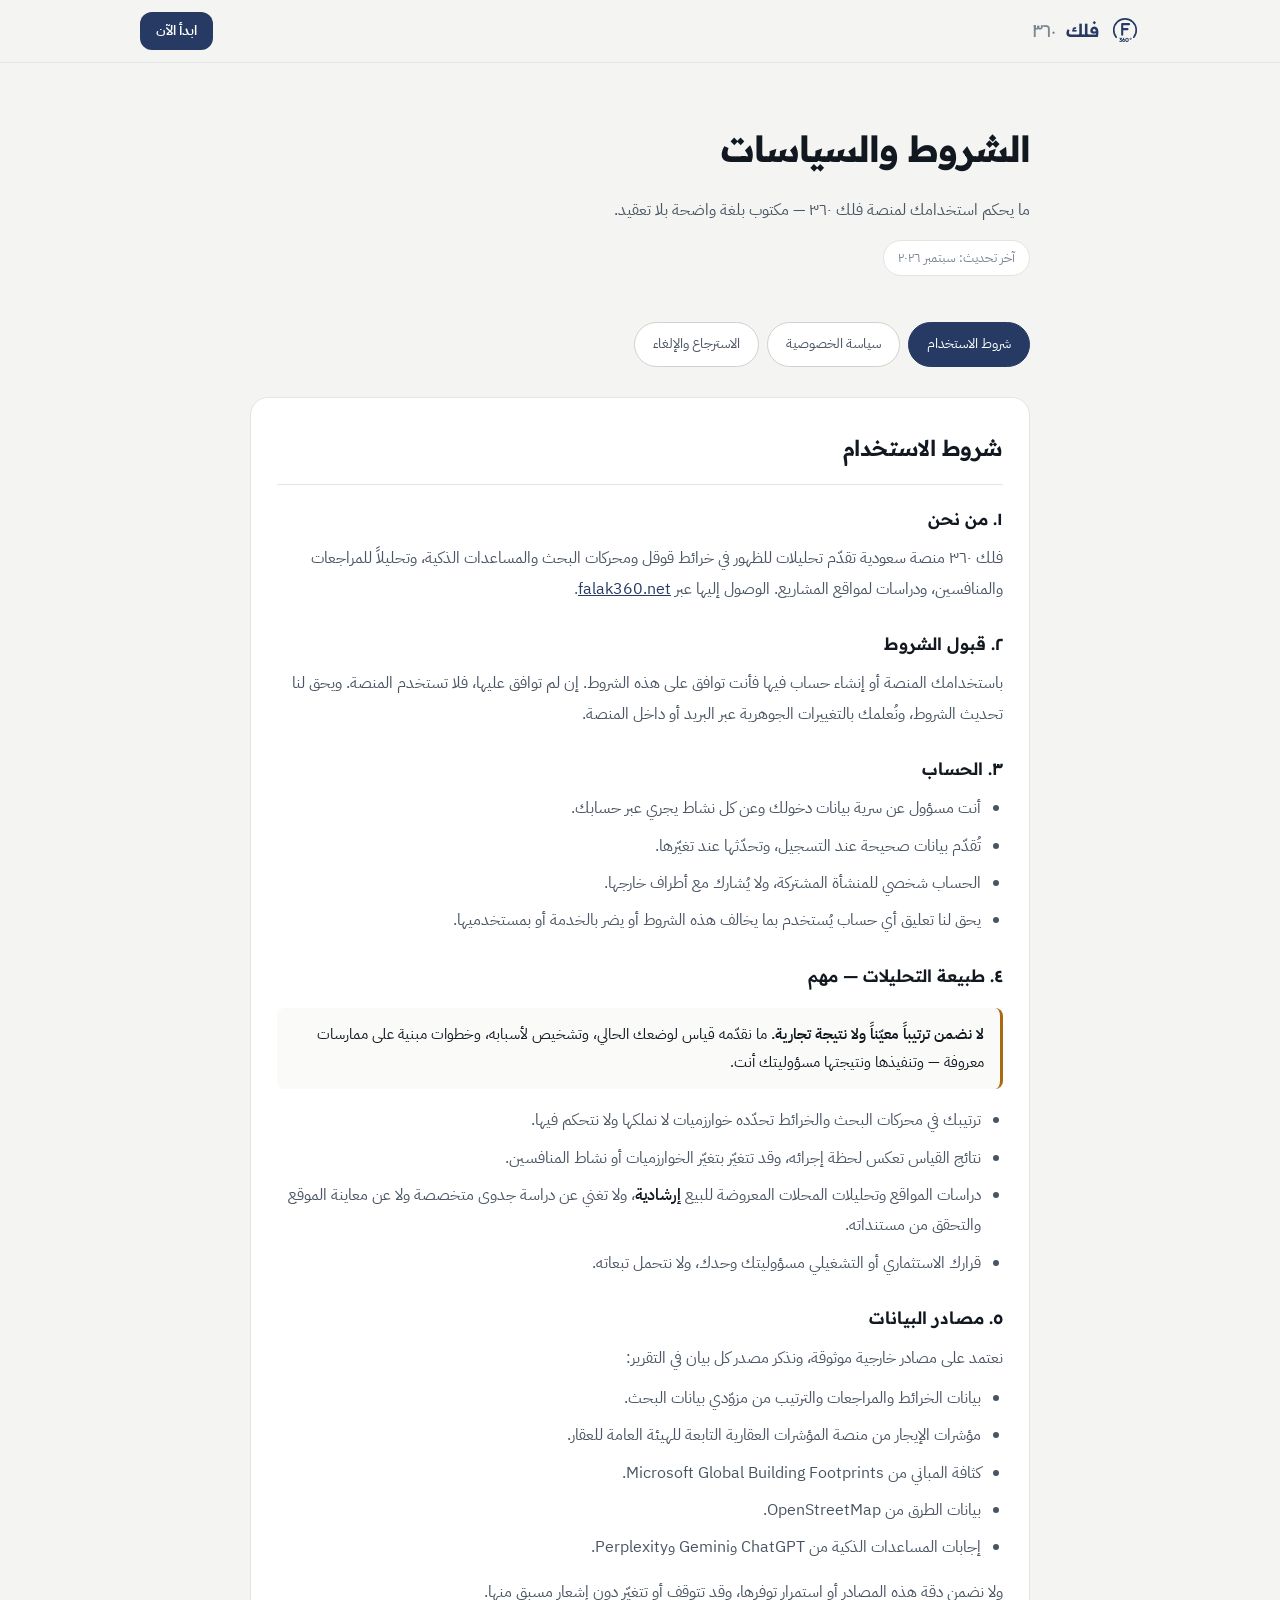
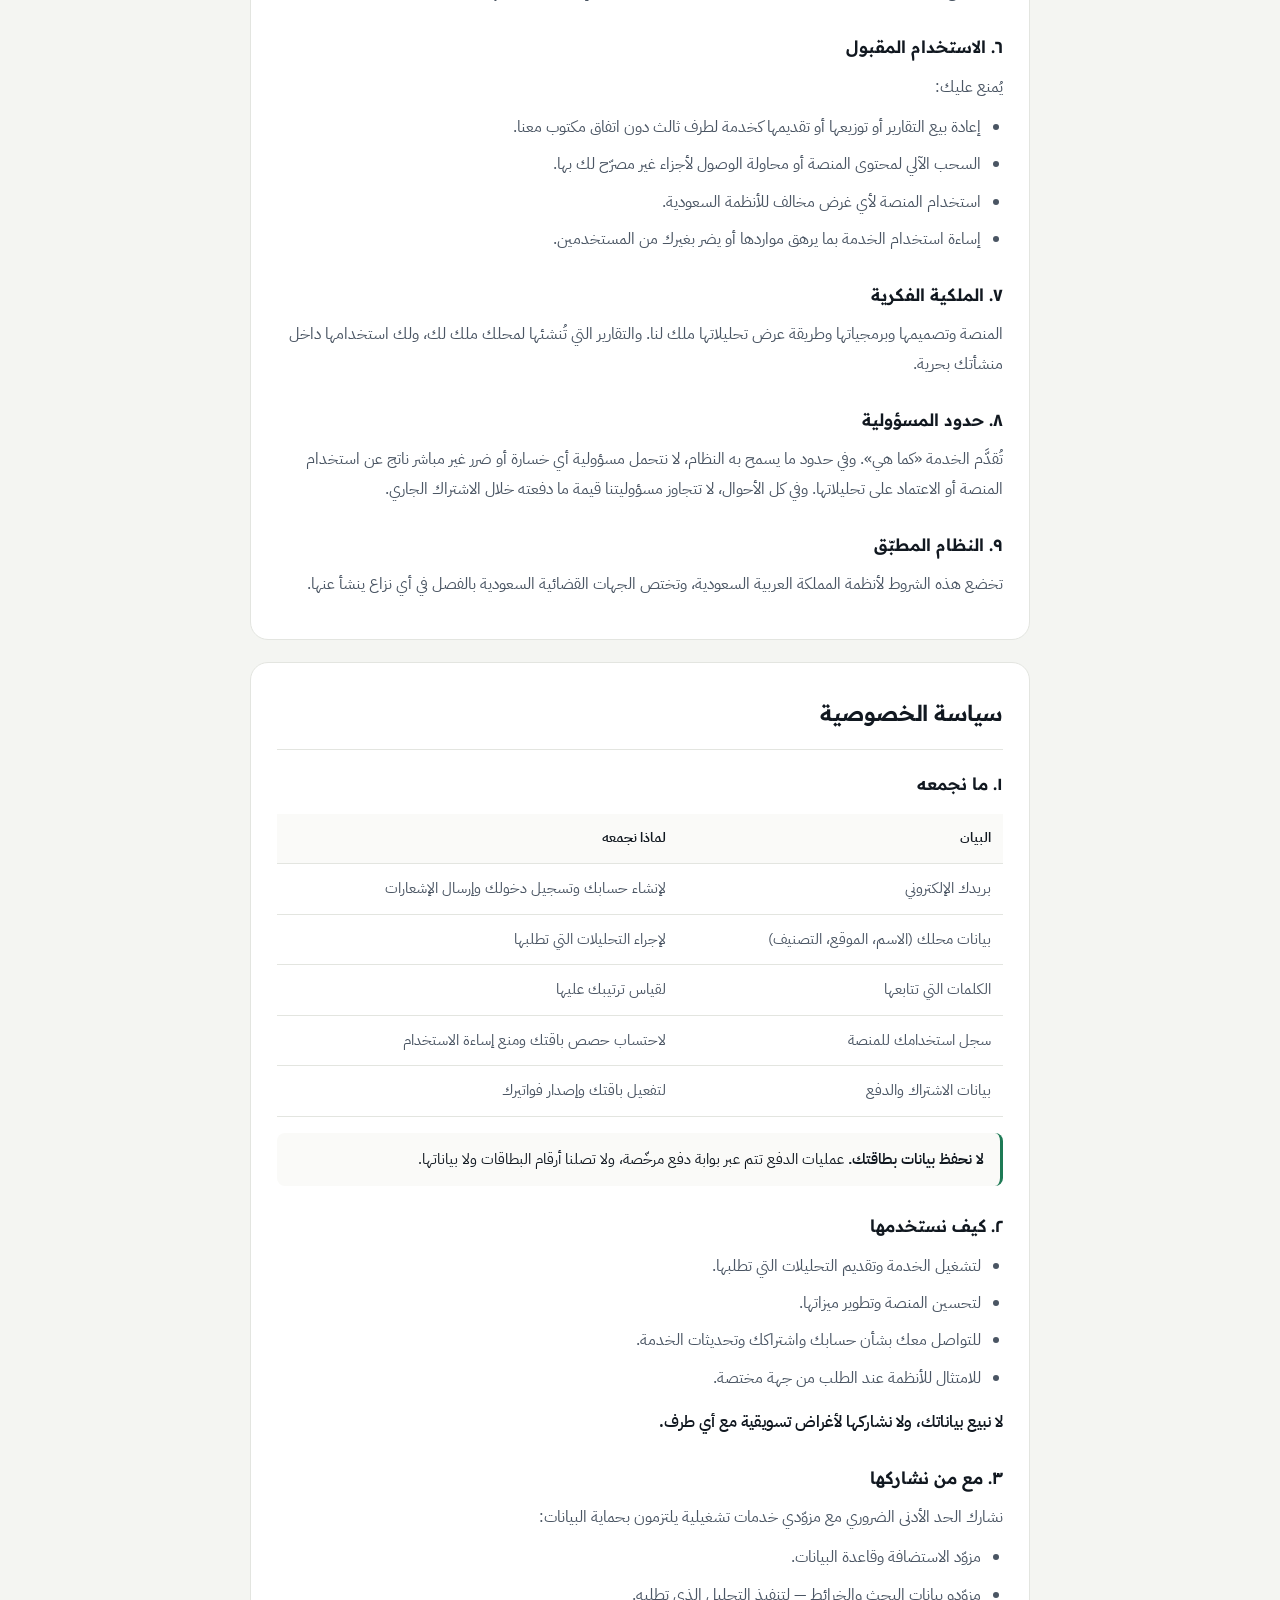
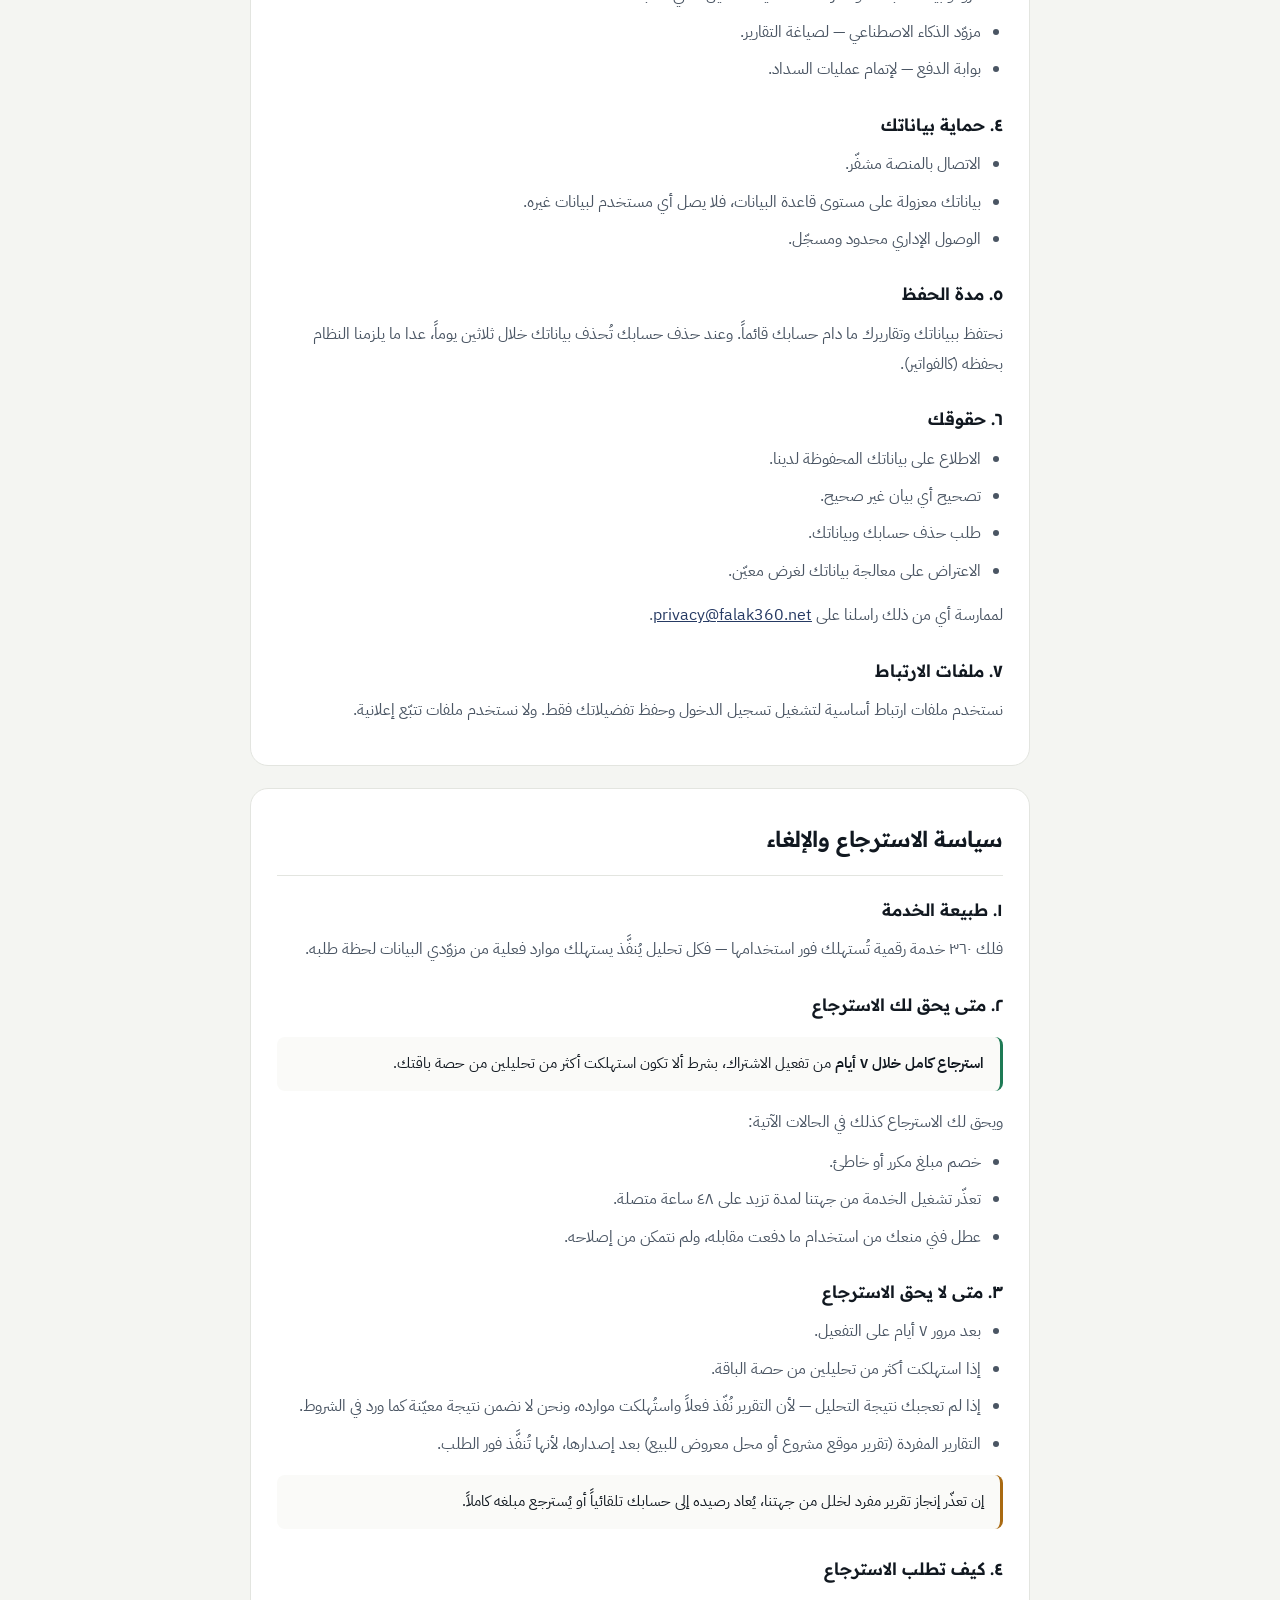
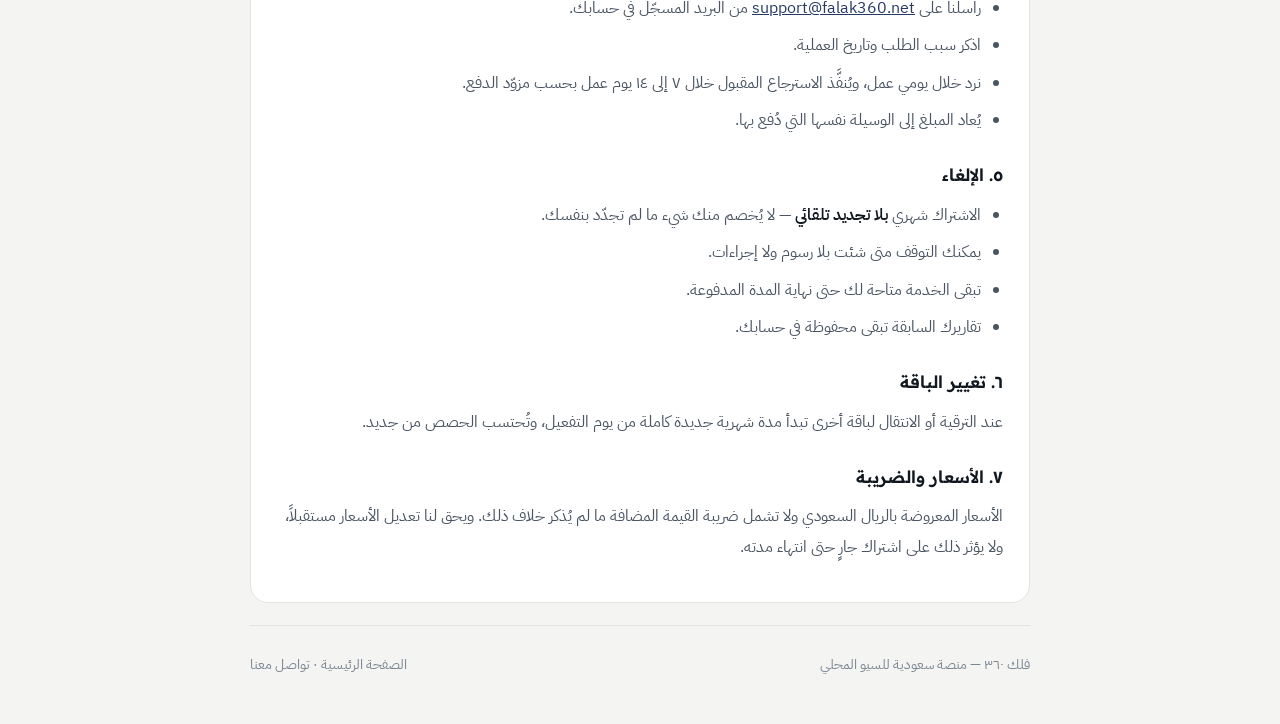
<file: terms.html>
<!DOCTYPE html>
<html lang="ar" dir="rtl">
<head>
<meta charset="UTF-8">
<meta name="viewport" content="width=device-width,initial-scale=1">
<meta name="theme-color" content="#263A63">
<title>الشروط والخصوصية والاسترجاع — فلك ٣٦٠</title>
<meta name="description" content="شروط استخدام منصة فلك ٣٦٠، وسياسة الخصوصية، وسياسة الاسترجاع والإلغاء.">
<link rel="preconnect" href="https://fonts.googleapis.com">
<link rel="preconnect" href="https://fonts.gstatic.com" crossorigin>
<link href="https://fonts.googleapis.com/css2?family=Readex+Pro:wght@400;500;600;700&family=IBM+Plex+Sans+Arabic:wght@400;500;600;700&display=swap" rel="stylesheet">
<style>
:root{
  --canvas:#F4F5F2; --surface:#fff; --surface-2:#FAFAF8;
  --ink:#111820; --ink-2:#4A5563; --ink-3:#7C8794;
  --line:#E3E5E0; --line-2:#CFD3CC;
  --brand:#263A63; --brand-2:#1A2A4A; --brand-tint:#EEF1F7;
  --ok:#1E7A55; --warn:#A96A12;
  --r:12px; --r-lg:18px; --r-full:999px;
  --f-d:'Readex Pro',system-ui,sans-serif;
  --f-b:'IBM Plex Sans Arabic',system-ui,sans-serif;
}
*{box-sizing:border-box;margin:0;padding:0}
body{font-family:var(--f-b);background:var(--canvas);color:var(--ink);line-height:1.9;font-size:16px;-webkit-font-smoothing:antialiased}
.wrap{max-width:820px;margin:0 auto;padding:0 20px}
a{color:var(--brand)}

header{position:sticky;top:0;z-index:50;background:rgba(244,245,242,.92);backdrop-filter:blur(10px);border-bottom:1px solid var(--line)}
.nav{display:flex;align-items:center;justify-content:space-between;height:62px;max-width:1040px;margin:0 auto;padding:0 20px}
.logo{display:flex;align-items:center;gap:10px;font-family:var(--f-d);font-weight:600;font-size:18px;color:var(--brand);text-decoration:none}
.logo span{color:var(--ink-3);font-weight:400}
.btn{display:inline-flex;align-items:center;justify-content:center;height:38px;padding:0 16px;border-radius:var(--r);background:var(--brand);color:#fff;font-size:14px;font-weight:600;text-decoration:none}

.head{padding:52px 0 8px}
.head h1{font-family:var(--f-d);font-size:clamp(26px,4.5vw,36px);font-weight:700;letter-spacing:-.025em}
.head p{color:var(--ink-2);margin-top:12px;font-size:16px}
.upd{display:inline-block;margin-top:14px;font-size:13px;color:var(--ink-3);background:var(--surface);
  border:1px solid var(--line);padding:5px 14px;border-radius:var(--r-full)}

.tabs{display:flex;gap:8px;margin:28px 0 20px;flex-wrap:wrap;position:sticky;top:62px;z-index:40;
  background:var(--canvas);padding:10px 0}
.tab{border:1px solid var(--line-2);background:var(--surface);color:var(--ink-2);border-radius:var(--r-full);
  padding:8px 18px;font:inherit;font-size:14px;cursor:pointer;text-decoration:none}
.tab.on{background:var(--brand);color:#fff;border-color:var(--brand)}

section.doc{background:var(--surface);border:1px solid var(--line);border-radius:var(--r-lg);
  padding:30px 26px;margin-bottom:22px;scroll-margin-top:130px}
section.doc h2{font-family:var(--f-d);font-size:22px;font-weight:600;letter-spacing:-.02em;
  padding-bottom:14px;border-bottom:1px solid var(--line);margin-bottom:18px}
section.doc h3{font-family:var(--f-d);font-size:17px;font-weight:600;margin:24px 0 8px}
section.doc h3:first-of-type{margin-top:0}
section.doc p{color:var(--ink-2);margin-bottom:10px}
section.doc ul{margin:8px 0 14px;padding-inline-start:22px;color:var(--ink-2)}
section.doc li{margin-bottom:7px}
section.doc b{color:var(--ink);font-weight:600}
.note{background:var(--surface-2);border-inline-start:3px solid var(--brand);border-radius:8px;
  padding:13px 16px;margin:16px 0;font-size:14.5px;color:var(--ink)}
.note.warn{border-inline-start-color:var(--warn)}
.note.ok{border-inline-start-color:var(--ok)}
table{width:100%;border-collapse:collapse;margin:14px 0;font-size:14.5px}
th,td{text-align:start;padding:11px 12px;border-bottom:1px solid var(--line)}
th{background:var(--surface-2);font-weight:600;font-size:14px}
td{color:var(--ink-2)}

footer{border-top:1px solid var(--line);padding:26px 0 46px;font-size:13.5px;color:var(--ink-3);
  display:flex;justify-content:space-between;flex-wrap:wrap;gap:12px}
footer a{color:var(--ink-3);text-decoration:none}
footer a:hover{color:var(--brand)}
</style>
</head>
<body>

<header>
  <div class="nav">
    <a class="logo" href="index.html">
      <svg width="30" height="30" viewBox="0 0 48 48" fill="none" aria-hidden="true">
        <path d="M 10 34 A 18 18 0 1 1 38 34" stroke="#263A63" stroke-width="2.6" stroke-linecap="round" fill="none"/>
        <path d="M 19.5 30 V 13 H 30.5 M 19.5 21 H 28" stroke="#263A63" stroke-width="3.3" stroke-linecap="round" stroke-linejoin="round"/>
        <text x="24" y="41.5" font-family="inherit" font-size="9.5" font-weight="700" fill="#263A63" text-anchor="middle">360&#176;</text>
      </svg>
      فلك <span>٣٦٠</span>
    </a>
    <a class="btn" href="app.html">ابدأ الآن</a>
  </div>
</header>

<div class="wrap">
  <div class="head">
    <h1>الشروط والسياسات</h1>
    <p>ما يحكم استخدامك لمنصة فلك ٣٦٠ — مكتوب بلغة واضحة بلا تعقيد.</p>
    <div class="upd">آخر تحديث: سبتمبر ٢٠٢٦</div>
  </div>

  <nav class="tabs">
    <a class="tab on" href="#terms">شروط الاستخدام</a>
    <a class="tab" href="#privacy">سياسة الخصوصية</a>
    <a class="tab" href="#refund">الاسترجاع والإلغاء</a>
  </nav>

  <!-- ===================== شروط الاستخدام ===================== -->
  <section class="doc" id="terms">
    <h2>شروط الاستخدام</h2>

    <h3>١. من نحن</h3>
    <p>فلك ٣٦٠ منصة سعودية تقدّم تحليلات للظهور في خرائط قوقل ومحركات البحث والمساعدات الذكية،
       وتحليلاً للمراجعات والمنافسين، ودراسات لمواقع المشاريع. الوصول إليها عبر
       <a href="https://falak360.net">falak360.net</a>.</p>

    <h3>٢. قبول الشروط</h3>
    <p>باستخدامك المنصة أو إنشاء حساب فيها فأنت توافق على هذه الشروط. إن لم توافق عليها، فلا تستخدم المنصة.
       ويحق لنا تحديث الشروط، ونُعلمك بالتغييرات الجوهرية عبر البريد أو داخل المنصة.</p>

    <h3>٣. الحساب</h3>
    <ul>
      <li>أنت مسؤول عن سرية بيانات دخولك وعن كل نشاط يجري عبر حسابك.</li>
      <li>تُقدّم بيانات صحيحة عند التسجيل، وتحدّثها عند تغيّرها.</li>
      <li>الحساب شخصي للمنشأة المشتركة، ولا يُشارك مع أطراف خارجها.</li>
      <li>يحق لنا تعليق أي حساب يُستخدم بما يخالف هذه الشروط أو يضر بالخدمة أو بمستخدميها.</li>
    </ul>

    <h3>٤. طبيعة التحليلات — مهم</h3>
    <div class="note warn">
      <b>لا نضمن ترتيباً معيّناً ولا نتيجة تجارية.</b>
      ما نقدّمه قياس لوضعك الحالي، وتشخيص لأسبابه، وخطوات مبنية على ممارسات معروفة —
      وتنفيذها ونتيجتها مسؤوليتك أنت.
    </div>
    <ul>
      <li>ترتيبك في محركات البحث والخرائط تحدّده خوارزميات لا نملكها ولا نتحكم فيها.</li>
      <li>نتائج القياس تعكس لحظة إجرائه، وقد تتغيّر بتغيّر الخوارزميات أو نشاط المنافسين.</li>
      <li>دراسات المواقع وتحليلات المحلات المعروضة للبيع <b>إرشادية</b>، ولا تغني عن دراسة جدوى
          متخصصة ولا عن معاينة الموقع والتحقق من مستنداته.</li>
      <li>قرارك الاستثماري أو التشغيلي مسؤوليتك وحدك، ولا نتحمل تبعاته.</li>
    </ul>

    <h3>٥. مصادر البيانات</h3>
    <p>نعتمد على مصادر خارجية موثوقة، ونذكر مصدر كل بيان في التقرير:</p>
    <ul>
      <li>بيانات الخرائط والمراجعات والترتيب من مزوّدي بيانات البحث.</li>
      <li>مؤشرات الإيجار من منصة المؤشرات العقارية التابعة للهيئة العامة للعقار.</li>
      <li>كثافة المباني من Microsoft Global Building Footprints.</li>
      <li>بيانات الطرق من OpenStreetMap.</li>
      <li>إجابات المساعدات الذكية من ChatGPT وGemini وPerplexity.</li>
    </ul>
    <p>ولا نضمن دقة هذه المصادر أو استمرار توفرها، وقد تتوقف أو تتغيّر دون إشعار مسبق منها.</p>

    <h3>٦. الاستخدام المقبول</h3>
    <p>يُمنع عليك:</p>
    <ul>
      <li>إعادة بيع التقارير أو توزيعها أو تقديمها كخدمة لطرف ثالث دون اتفاق مكتوب معنا.</li>
      <li>السحب الآلي لمحتوى المنصة أو محاولة الوصول لأجزاء غير مصرّح لك بها.</li>
      <li>استخدام المنصة لأي غرض مخالف للأنظمة السعودية.</li>
      <li>إساءة استخدام الخدمة بما يرهق مواردها أو يضر بغيرك من المستخدمين.</li>
    </ul>

    <h3>٧. الملكية الفكرية</h3>
    <p>المنصة وتصميمها وبرمجياتها وطريقة عرض تحليلاتها ملك لنا. والتقارير التي تُنشئها
       لمحلك ملك لك، ولك استخدامها داخل منشأتك بحرية.</p>

    <h3>٨. حدود المسؤولية</h3>
    <p>تُقدَّم الخدمة «كما هي». وفي حدود ما يسمح به النظام، لا نتحمل مسؤولية أي خسارة أو ضرر
       غير مباشر ناتج عن استخدام المنصة أو الاعتماد على تحليلاتها. وفي كل الأحوال،
       لا تتجاوز مسؤوليتنا قيمة ما دفعته خلال الاشتراك الجاري.</p>

    <h3>٩. النظام المطبّق</h3>
    <p>تخضع هذه الشروط لأنظمة المملكة العربية السعودية، وتختص الجهات القضائية السعودية
       بالفصل في أي نزاع ينشأ عنها.</p>
  </section>

  <!-- ===================== سياسة الخصوصية ===================== -->
  <section class="doc" id="privacy">
    <h2>سياسة الخصوصية</h2>

    <h3>١. ما نجمعه</h3>
    <table>
      <tr><th>البيان</th><th>لماذا نجمعه</th></tr>
      <tr><td>بريدك الإلكتروني</td><td>لإنشاء حسابك وتسجيل دخولك وإرسال الإشعارات</td></tr>
      <tr><td>بيانات محلك (الاسم، الموقع، التصنيف)</td><td>لإجراء التحليلات التي تطلبها</td></tr>
      <tr><td>الكلمات التي تتابعها</td><td>لقياس ترتيبك عليها</td></tr>
      <tr><td>سجل استخدامك للمنصة</td><td>لاحتساب حصص باقتك ومنع إساءة الاستخدام</td></tr>
      <tr><td>بيانات الاشتراك والدفع</td><td>لتفعيل باقتك وإصدار فواتيرك</td></tr>
    </table>
    <div class="note ok">
      <b>لا نحفظ بيانات بطاقتك.</b> عمليات الدفع تتم عبر بوابة دفع مرخّصة،
      ولا تصلنا أرقام البطاقات ولا بياناتها.
    </div>

    <h3>٢. كيف نستخدمها</h3>
    <ul>
      <li>لتشغيل الخدمة وتقديم التحليلات التي تطلبها.</li>
      <li>لتحسين المنصة وتطوير ميزاتها.</li>
      <li>للتواصل معك بشأن حسابك واشتراكك وتحديثات الخدمة.</li>
      <li>للامتثال للأنظمة عند الطلب من جهة مختصة.</li>
    </ul>
    <p><b>لا نبيع بياناتك، ولا نشاركها لأغراض تسويقية مع أي طرف.</b></p>

    <h3>٣. مع من نشاركها</h3>
    <p>نشارك الحد الأدنى الضروري مع مزوّدي خدمات تشغيلية يلتزمون بحماية البيانات:</p>
    <ul>
      <li>مزوّد الاستضافة وقاعدة البيانات.</li>
      <li>مزوّدو بيانات البحث والخرائط — لتنفيذ التحليل الذي تطلبه.</li>
      <li>مزوّد الذكاء الاصطناعي — لصياغة التقارير.</li>
      <li>بوابة الدفع — لإتمام عمليات السداد.</li>
    </ul>

    <h3>٤. حماية بياناتك</h3>
    <ul>
      <li>الاتصال بالمنصة مشفّر.</li>
      <li>بياناتك معزولة على مستوى قاعدة البيانات، فلا يصل أي مستخدم لبيانات غيره.</li>
      <li>الوصول الإداري محدود ومسجّل.</li>
    </ul>

    <h3>٥. مدة الحفظ</h3>
    <p>نحتفظ ببياناتك وتقاريرك ما دام حسابك قائماً. وعند حذف حسابك تُحذف بياناتك خلال ثلاثين يوماً،
       عدا ما يلزمنا النظام بحفظه (كالفواتير).</p>

    <h3>٦. حقوقك</h3>
    <ul>
      <li>الاطلاع على بياناتك المحفوظة لدينا.</li>
      <li>تصحيح أي بيان غير صحيح.</li>
      <li>طلب حذف حسابك وبياناتك.</li>
      <li>الاعتراض على معالجة بياناتك لغرض معيّن.</li>
    </ul>
    <p>لممارسة أي من ذلك راسلنا على
       <a href="mailto:privacy@falak360.net">privacy@falak360.net</a>.</p>

    <h3>٧. ملفات الارتباط</h3>
    <p>نستخدم ملفات ارتباط أساسية لتشغيل تسجيل الدخول وحفظ تفضيلاتك فقط.
       ولا نستخدم ملفات تتبّع إعلانية.</p>
  </section>

  <!-- ===================== الاسترجاع والإلغاء ===================== -->
  <section class="doc" id="refund">
    <h2>سياسة الاسترجاع والإلغاء</h2>

    <h3>١. طبيعة الخدمة</h3>
    <p>فلك ٣٦٠ خدمة رقمية تُستهلك فور استخدامها — فكل تحليل يُنفَّذ يستهلك موارد فعلية
       من مزوّدي البيانات لحظة طلبه.</p>

    <h3>٢. متى يحق لك الاسترجاع</h3>
    <div class="note ok">
      <b>استرجاع كامل خلال ٧ أيام</b> من تفعيل الاشتراك، بشرط ألا تكون استهلكت
      أكثر من تحليلين من حصة باقتك.
    </div>
    <p>ويحق لك الاسترجاع كذلك في الحالات الآتية:</p>
    <ul>
      <li>خصم مبلغ مكرر أو خاطئ.</li>
      <li>تعذّر تشغيل الخدمة من جهتنا لمدة تزيد على ٤٨ ساعة متصلة.</li>
      <li>عطل فني منعك من استخدام ما دفعت مقابله، ولم نتمكن من إصلاحه.</li>
    </ul>

    <h3>٣. متى لا يحق الاسترجاع</h3>
    <ul>
      <li>بعد مرور ٧ أيام على التفعيل.</li>
      <li>إذا استهلكت أكثر من تحليلين من حصة الباقة.</li>
      <li>إذا لم تعجبك نتيجة التحليل — لأن التقرير نُفّذ فعلاً واستُهلكت موارده،
          ونحن لا نضمن نتيجة معيّنة كما ورد في الشروط.</li>
      <li>التقارير المفردة (تقرير موقع مشروع أو محل معروض للبيع) بعد إصدارها،
          لأنها تُنفَّذ فور الطلب.</li>
    </ul>
    <div class="note warn">
      إن تعذّر إنجاز تقرير مفرد لخلل من جهتنا، يُعاد رصيده إلى حسابك تلقائياً
      أو يُسترجع مبلغه كاملاً.
    </div>

    <h3>٤. كيف تطلب الاسترجاع</h3>
    <ul>
      <li>راسلنا على <a href="mailto:support@falak360.net">support@falak360.net</a>
          من البريد المسجّل في حسابك.</li>
      <li>اذكر سبب الطلب وتاريخ العملية.</li>
      <li>نرد خلال يومي عمل، ويُنفَّذ الاسترجاع المقبول خلال ٧ إلى ١٤ يوم عمل
          بحسب مزوّد الدفع.</li>
      <li>يُعاد المبلغ إلى الوسيلة نفسها التي دُفع بها.</li>
    </ul>

    <h3>٥. الإلغاء</h3>
    <ul>
      <li>الاشتراك شهري <b>بلا تجديد تلقائي</b> — لا يُخصم منك شيء ما لم تجدّد بنفسك.</li>
      <li>يمكنك التوقف متى شئت بلا رسوم ولا إجراءات.</li>
      <li>تبقى الخدمة متاحة لك حتى نهاية المدة المدفوعة.</li>
      <li>تقاريرك السابقة تبقى محفوظة في حسابك.</li>
    </ul>

    <h3>٦. تغيير الباقة</h3>
    <p>عند الترقية أو الانتقال لباقة أخرى تبدأ مدة شهرية جديدة كاملة من يوم التفعيل،
       وتُحتسب الحصص من جديد.</p>

    <h3>٧. الأسعار والضريبة</h3>
    <p>الأسعار المعروضة بالريال السعودي ولا تشمل ضريبة القيمة المضافة ما لم يُذكر خلاف ذلك.
       ويحق لنا تعديل الأسعار مستقبلاً، ولا يؤثر ذلك على اشتراك جارٍ حتى انتهاء مدته.</p>
  </section>

  <footer>
    <div>فلك ٣٦٠ — منصة سعودية للسيو المحلي</div>
    <div><a href="index.html">الصفحة الرئيسية</a> · <a href="mailto:support@falak360.net">تواصل معنا</a></div>
  </footer>
</div>

<script>
/* تمييز التبويب النشط أثناء التمرير */
const tabs = [...document.querySelectorAll(".tab")];
const secs = ["terms", "privacy", "refund"].map((id) => document.getElementById(id));
const sync = () => {
  const y = window.scrollY + 180;
  let i = 0;
  secs.forEach((s, n) => { if (s && s.offsetTop <= y) i = n; });
  tabs.forEach((t, n) => t.classList.toggle("on", n === i));
};
window.addEventListener("scroll", sync, { passive: true });
sync();
</script>
</body>
</html>
</file>
<file: styles.css>
/* =========================================================
   فلك ٣٦٠ — نظام التصميم
   ========================================================= */

@import url('https://fonts.googleapis.com/css2?family=Readex+Pro:wght@400;500;600&family=IBM+Plex+Sans+Arabic:wght@400;500;600;700&family=IBM+Plex+Mono:wght@500;600&display=swap');

:root{
  --canvas:#F4F5F2;
  --surface:#FFFFFF;
  --surface-2:#FAFAF8;
  --ink:#111820;
  --ink-2:#4A5563;
  --ink-3:#7C8794;
  --line:#E3E5E0;
  --line-2:#CFD3CC;

  --brand:#263A63;
  --brand-2:#1A2A4A;
  --brand-tint:#EEF1F7;

  --ok:#1E7A55;   --ok-tint:#E8F3EE;
  --warn:#A96A12; --warn-tint:#FBF2E3;
  --bad:#A8271F;  --bad-tint:#FBEBEA;
  --info:#3D6291; --info-tint:#EDF2F9;

  --r-sm:8px; --r:12px; --r-lg:16px; --r-full:999px;
  --sp-1:4px; --sp-2:8px; --sp-3:12px; --sp-4:16px;
  --sp-5:24px; --sp-6:32px; --sp-7:48px;

  --shadow-1:0 1px 2px rgba(17,24,32,.05);
  --shadow-2:0 2px 8px rgba(17,24,32,.07), 0 1px 2px rgba(17,24,32,.04);
  --shadow-3:0 8px 28px rgba(17,24,32,.10);

  --font-display:'Readex Pro', system-ui, sans-serif;
  --font-body:'IBM Plex Sans Arabic', system-ui, sans-serif;
  --font-num:'IBM Plex Mono', ui-monospace, monospace;

  --header-h:56px;
  --tabs-h:48px;
}

*{box-sizing:border-box;margin:0;padding:0}
html{-webkit-text-size-adjust:100%}

body{
  font-family:var(--font-body);
  background:var(--canvas);
  color:var(--ink);
  line-height:1.65;
  font-size:15px;
  -webkit-font-smoothing:antialiased;
  padding-bottom:var(--sp-7);
}

.num{font-family:var(--font-num);font-variant-numeric:tabular-nums;letter-spacing:-.02em}

/* ---------- الهيكل ---------- */
.app-header{
  position:sticky;top:0;z-index:40;
  height:var(--header-h);
  background:var(--surface);
  border-bottom:1px solid var(--line);
  display:flex;align-items:center;justify-content:space-between;
  padding:0 var(--sp-4);
}
.brand{display:flex;align-items:center;gap:10px}
.brand-mark{width:30px;height:30px;flex:0 0 auto}
.brand-name{font-family:var(--font-display);font-weight:600;font-size:17px;letter-spacing:-.01em;color:var(--brand)}
.brand-name span{color:var(--ink-3);font-weight:400}

.tabs{
  position:sticky;top:var(--header-h);z-index:35;
  background:var(--surface);
  border-bottom:1px solid var(--line);
  display:flex;gap:2px;
  overflow-x:auto;scrollbar-width:none;
  padding:0 var(--sp-3);
}
.tabs::-webkit-scrollbar{display:none}
.tab{
  flex:0 0 auto;height:var(--tabs-h);
  display:flex;align-items:center;gap:7px;
  padding:0 var(--sp-3);
  font-size:14px;font-weight:500;color:var(--ink-3);
  border:0;background:none;cursor:pointer;
  border-bottom:2px solid transparent;
  font-family:inherit;white-space:nowrap;transition:color .15s;
}
.tab svg{width:17px;height:17px}
.tab:hover{color:var(--ink-2)}
.tab.active{color:var(--brand);border-bottom-color:var(--brand)}

.page{max-width:840px;margin:0 auto;padding:var(--sp-5) var(--sp-4)}
.screen{display:none}
.screen.active{display:block;animation:rise .25s ease}
@keyframes rise{from{opacity:0;transform:translateY(6px)}to{opacity:1;transform:none}}

/* ---------- العناوين ---------- */
.page-title{font-family:var(--font-display);font-size:22px;font-weight:600;letter-spacing:-.02em;margin-bottom:var(--sp-1)}
.page-sub{color:var(--ink-2);font-size:14px;margin-bottom:var(--sp-5)}

.section-head{display:flex;align-items:baseline;gap:var(--sp-2);margin:var(--sp-6) 0 var(--sp-3)}
.section-head h2{font-family:var(--font-display);font-size:16px;font-weight:600;letter-spacing:-.01em}
.section-head .note{font-size:12.5px;color:var(--ink-3)}
.section-head::after{content:"";flex:1;height:1px;background:var(--line);align-self:center}

/* ---------- البطاقات ---------- */
.card{
  background:var(--surface);
  border:1px solid var(--line);
  border-radius:var(--r-lg);
  padding:var(--sp-5);
  box-shadow:var(--shadow-1);
  margin-bottom:var(--sp-4);
}

/* ---------- حلقة المدار ---------- */
.orbit{position:relative;flex:0 0 auto}
.orbit svg{display:block;transform:rotate(-90deg)}
.orbit-val{position:absolute;inset:0;display:flex;flex-direction:column;align-items:center;justify-content:center;gap:1px}
.orbit-num{font-family:var(--font-num);font-weight:600;font-size:26px;line-height:1;letter-spacing:-.03em}
.orbit-cap{font-size:10px;color:var(--ink-3);letter-spacing:.02em}
.orbit.sm .orbit-num{font-size:19px}

.verdict-row{display:flex;align-items:center;gap:var(--sp-5);flex-wrap:wrap}
.verdict-text{flex:1;min-width:180px}
.verdict-title{font-family:var(--font-display);font-size:19px;font-weight:600;letter-spacing:-.01em}
.verdict-note{font-size:13.5px;color:var(--ink-2);margin-top:3px}

/* ---------- الإحصاءات ---------- */
.stats{
  display:grid;grid-template-columns:repeat(4,1fr);gap:1px;
  background:var(--line);border:1px solid var(--line);
  border-radius:var(--r);overflow:hidden;margin-top:var(--sp-4);
}
@media (max-width:560px){.stats{grid-template-columns:repeat(2,1fr)}}
.stat{background:var(--surface);padding:var(--sp-4) var(--sp-3);text-align:center}
.stat-val{font-family:var(--font-num);font-weight:600;font-size:21px;line-height:1.2;letter-spacing:-.02em}
.stat-lbl{font-size:11.5px;color:var(--ink-3);margin-top:3px}

/* ---------- الأزرار ---------- */
.btn{
  display:inline-flex;align-items:center;justify-content:center;gap:8px;
  height:44px;padding:0 var(--sp-5);
  border:0;border-radius:var(--r);
  background:var(--brand);color:#fff;
  font-family:inherit;font-size:14.5px;font-weight:600;
  cursor:pointer;transition:background .15s, transform .1s;
}
.btn svg{width:17px;height:17px}
.btn:hover{background:var(--brand-2)}
.btn:active{transform:translateY(1px)}
.btn:disabled{background:var(--line-2);color:#fff;cursor:not-allowed}
.btn.ghost{background:transparent;color:var(--brand);border:1px solid var(--line-2)}
.btn.ghost:hover{background:var(--brand-tint)}
.btn.sm{height:34px;padding:0 var(--sp-3);font-size:13px;border-radius:var(--r-sm)}
.btn.block{width:100%}

/* ---------- الحقول ---------- */
.field{margin-bottom:var(--sp-4)}
.field label{display:block;font-size:12.5px;font-weight:500;color:var(--ink-2);margin-bottom:6px}
.input,.select{
  width:100%;height:44px;padding:0 var(--sp-3);
  border:1px solid var(--line-2);border-radius:var(--r);
  background:var(--surface);color:var(--ink);
  font-family:inherit;font-size:15px;
  transition:border-color .15s, box-shadow .15s;
}
.select{appearance:none;background-image:none;padding-inline-end:var(--sp-4)}
.input:focus,.select:focus{outline:none;border-color:var(--brand);box-shadow:0 0 0 3px var(--brand-tint)}
.input::placeholder{color:var(--ink-3)}
.row{display:flex;gap:var(--sp-3);flex-wrap:wrap}
.row>*{flex:1;min-width:150px}
.hint{font-size:12.5px;color:var(--ink-3);margin-top:6px;line-height:1.6}

/* ---------- الرسائل ---------- */
.msg{display:none;align-items:flex-start;gap:9px;padding:11px var(--sp-3);border-radius:var(--r);font-size:13.5px;line-height:1.6;margin-top:var(--sp-3)}
.msg svg{width:17px;height:17px;flex:0 0 auto;margin-top:1px}
.msg.show{display:flex}
.msg.info{background:var(--info-tint);color:var(--info)}
.msg.error{background:var(--bad-tint);color:var(--bad)}
.msg.done{background:var(--ok-tint);color:var(--ok)}

.empty{text-align:center;padding:var(--sp-7) var(--sp-4);border:1px dashed var(--line-2);border-radius:var(--r-lg);background:var(--surface-2)}
.empty svg{width:34px;height:34px;color:var(--ink-3);margin-bottom:var(--sp-3)}
.empty h3{font-family:var(--font-display);font-size:15.5px;font-weight:500;margin-bottom:5px}
.empty p{font-size:13.5px;color:var(--ink-3);max-width:340px;margin:0 auto var(--sp-4)}

.spinner{width:16px;height:16px;flex:0 0 auto;border:2px solid rgba(255,255,255,.35);border-top-color:#fff;border-radius:50%;animation:spin .7s linear infinite}
@keyframes spin{to{transform:rotate(360deg)}}

/* ---------- الشارات والصفوف ---------- */
.badge{display:inline-flex;align-items:center;gap:5px;height:24px;padding:0 10px;border-radius:var(--r-full);font-size:11.5px;font-weight:600;white-space:nowrap}
.badge svg{width:13px;height:13px}
.badge.ok{background:var(--ok-tint);color:var(--ok)}
.badge.warn{background:var(--warn-tint);color:var(--warn)}
.badge.bad{background:var(--bad-tint);color:var(--bad)}

.chip{display:inline-flex;align-items:center;gap:5px;padding:4px 10px;border-radius:var(--r-full);border:1px solid var(--line);background:var(--surface-2);font-size:12px;color:var(--ink-2);margin:0 0 6px 6px}

.list-row{display:flex;align-items:center;justify-content:space-between;gap:var(--sp-3);padding:11px var(--sp-3);border:1px solid var(--line);border-radius:var(--r);background:var(--surface);margin-bottom:7px;font-size:14px}
.list-row.mine{border-color:var(--brand);background:var(--brand-tint)}
.list-row .meta{font-size:12.5px;color:var(--ink-3);white-space:nowrap}

.icon-row{display:flex;align-items:center;gap:11px;padding:11px var(--sp-3);border:1px solid var(--line);border-radius:var(--r);background:var(--surface);margin-bottom:7px}
.icon-row .ico{width:32px;height:32px;flex:0 0 auto;display:flex;align-items:center;justify-content:center;border-radius:var(--r-sm);background:var(--brand-tint);color:var(--brand)}
.icon-row .ico svg{width:17px;height:17px}
.icon-row .body{flex:1;min-width:0}
.icon-row .t{font-size:14px;font-weight:500}
.icon-row .d{font-size:12.5px;color:var(--ink-3);margin-top:1px}
.icon-row .val{font-family:var(--font-num);font-size:13px;font-weight:600;color:var(--brand);white-space:nowrap}

/* ---------- بطاقة المؤشر ---------- */
.indicator{background:var(--surface);border:1px solid var(--line);border-inline-start:3px solid var(--line-2);border-radius:var(--r);padding:var(--sp-4);margin-bottom:var(--sp-3)}
.indicator.ok{border-inline-start-color:var(--ok)}
.indicator.warn{border-inline-start-color:var(--warn)}
.indicator.neutral{border-inline-start-color:var(--info)}
.ind-head{display:flex;align-items:center;justify-content:space-between;gap:var(--sp-3)}
.ind-title{display:flex;align-items:center;gap:8px;font-size:14.5px;font-weight:600}
.ind-title svg{width:17px;height:17px}
.indicator.ok .ind-title svg{color:var(--ok)}
.indicator.warn .ind-title svg{color:var(--warn)}
.indicator.neutral .ind-title svg{color:var(--info)}
.ind-val{font-family:var(--font-num);font-size:15.5px;font-weight:600;white-space:nowrap}
.indicator.ok .ind-val{color:var(--ok)}
.indicator.warn .ind-val{color:var(--warn)}
.indicator.neutral .ind-val{color:var(--info)}
.ind-what{font-size:12.5px;color:var(--ink-3);margin-top:7px;line-height:1.6}
.ind-means{font-size:13.5px;line-height:1.75;margin-top:10px;background:var(--surface-2);border-radius:var(--r-sm);padding:11px var(--sp-3)}

/* ---------- الفحوصات ---------- */
.check{display:flex;gap:11px;padding:var(--sp-3);border:1px solid var(--line);border-radius:var(--r);background:var(--surface);margin-bottom:7px}
.check.fail{background:var(--bad-tint);border-color:#F0D5D3}
.check .mark{flex:0 0 auto;margin-top:2px}
.check .mark svg{width:18px;height:18px}
.check.pass .mark{color:var(--ok)}
.check.fail .mark{color:var(--bad)}
.check .t{font-size:14px;font-weight:600;display:flex;align-items:center;gap:7px;flex-wrap:wrap}
.check .w{font-size:11px;color:var(--ink-3);font-weight:400}
.check .d{font-size:12.5px;color:var(--ink-2);margin-top:2px}
.check .a{font-size:13px;color:var(--warn);margin-top:7px;line-height:1.6}

/* ---------- المواضيع ---------- */
.topic{padding:var(--sp-3);border:1px solid var(--line);border-radius:var(--r);background:var(--surface);margin-bottom:7px}
.topic .h{display:flex;justify-content:space-between;gap:8px;font-size:14px;font-weight:600}
.topic .pct{font-family:var(--font-num);font-size:13.5px}
.topic .d{font-size:12.5px;color:var(--ink-2);margin-top:3px}
.topic .track{height:4px;background:var(--line);border-radius:2px;margin-top:9px;overflow:hidden}
.topic .track i{display:block;height:100%;border-radius:2px}

/* ---------- الخطوات ---------- */
.step{display:flex;gap:12px;padding:var(--sp-4);border:1px solid var(--line);border-radius:var(--r);background:var(--surface);margin-bottom:8px}
.step .n{width:26px;height:26px;flex:0 0 auto;border-radius:var(--r-full);background:var(--brand);color:#fff;display:flex;align-items:center;justify-content:center;font-family:var(--font-num);font-size:12.5px;font-weight:600}
.step .t{font-size:14px;font-weight:600}
.step .r{font-size:12.5px;color:var(--ink-2);margin-top:3px;line-height:1.6}

.point{padding:11px var(--sp-3);border-radius:var(--r);margin-bottom:7px;font-size:13.5px;line-height:1.7;border:1px solid transparent}
.point.ok{background:var(--ok-tint);border-color:#CFE6DC;color:#155E41}
.point.bad{background:var(--bad-tint);border-color:#F0D5D3;color:#8C201A}
.point.warn{background:var(--warn-tint);border-color:#EFDFC2;color:#875312}
.point.plain{background:var(--surface);border-color:var(--line);color:var(--ink-2)}

/* ---------- نتائج البحث ---------- */
.result{padding:var(--sp-3);border:1px solid var(--line);border-radius:var(--r);background:var(--surface);margin-bottom:8px;cursor:pointer;transition:border-color .15s, box-shadow .15s}
.result:hover{border-color:var(--brand);box-shadow:var(--shadow-2)}
.result .n{font-size:15px;font-weight:600}
.result .a{font-size:12.5px;color:var(--ink-3);margin-top:2px}
.result .m{font-size:12.5px;color:var(--ink-2);margin-top:5px;display:flex;gap:10px;flex-wrap:wrap}
.result .m .num{color:var(--warn);font-weight:600}

/* ---------- الخرائط ---------- */
.map{height:400px;border-radius:var(--r-lg);border:1px solid var(--line);overflow:hidden;margin-top:var(--sp-3)}
.map.short{height:320px}

.rank-pin{
  display:flex;align-items:center;justify-content:center;
  width:100%;height:100%;
  border-radius:var(--r-full);
  border:2px solid #fff;
  font-family:var(--font-num);font-weight:600;
  color:#fff;
  box-shadow:0 1px 5px rgba(17,24,32,.3);
  transition:transform .12s;
}
.rank-pin:hover{transform:scale(1.12)}
.rank-pin.gone{background:#C4837D;box-shadow:0 1px 3px rgba(17,24,32,.16)}
.rank-pin.gone svg{width:12px;height:12px;opacity:.95}

.spread{display:flex;height:34px;border-radius:var(--r);overflow:hidden;border:1px solid var(--line);margin-top:var(--sp-4)}
.spread div{display:flex;align-items:center;justify-content:center;gap:5px;font-size:12.5px;font-weight:600;color:#fff;min-width:0;white-space:nowrap;overflow:hidden}
.spread div span{font-family:var(--font-num)}

.diagnose{
  background:var(--warn-tint);border:1px solid #EFDFC2;
  border-inline-start:3px solid var(--warn);
  border-radius:var(--r);padding:var(--sp-4);margin-top:var(--sp-4);
}
.diagnose h4{font-family:var(--font-display);font-size:15px;font-weight:600;color:#875312;display:flex;align-items:center;gap:8px}
.diagnose p{font-size:13.5px;line-height:1.8;color:#875312;margin-top:8px}
.diagnose ul{margin:10px 16px 0;font-size:13.5px;line-height:1.95;color:#875312}

.me-pin{width:100%;height:100%;display:flex;align-items:center;justify-content:center;background:var(--brand);border:3px solid #fff;border-radius:var(--r-full);box-shadow:0 2px 8px rgba(17,24,32,.4);color:#fff}
.me-pin svg{width:15px;height:15px}

.legend{display:flex;gap:var(--sp-4);flex-wrap:wrap;margin-top:var(--sp-3);font-size:12.5px;color:var(--ink-2)}
.legend span{display:flex;align-items:center;gap:6px}
.legend i{width:10px;height:10px;border-radius:var(--r-full);display:block}

.leaflet-popup-content-wrapper{border-radius:var(--r)!important;box-shadow:var(--shadow-3)!important}
.leaflet-popup-content{margin:12px 14px!important;font-family:var(--font-body)!important}
.pop{direction:rtl;text-align:right;font-size:13px;min-width:200px}
.pop h4{font-family:var(--font-display);font-size:14px;font-weight:600;margin-bottom:7px}
.pop .r{display:flex;justify-content:space-between;gap:10px;padding:4px 0;border-top:1px solid var(--line)}
.pop .r.me{font-weight:700;color:var(--brand)}

/* ---------- الساعات ---------- */
.hours{display:flex;align-items:flex-end;gap:2px;height:72px;margin-top:var(--sp-3)}
.hours i{flex:1;background:var(--line-2);border-radius:2px 2px 0 0;min-height:3px;transition:background .15s}
.hours i.peak{background:var(--brand)}
.hours-axis{display:flex;justify-content:space-between;font-size:11px;color:var(--ink-3);margin-top:6px}

/* ---------- الملخّص ---------- */
.summary{background:var(--surface);border:1px solid var(--line);border-inline-start:3px solid var(--brand);border-radius:var(--r);padding:var(--sp-4);font-size:14px;line-height:1.85;margin-top:var(--sp-4)}
.disclaimer{font-size:12px;color:var(--ink-3);line-height:1.7;background:var(--surface-2);border:1px solid var(--line);border-radius:var(--r);padding:var(--sp-3);margin-top:var(--sp-5)}

/* ---------- الدخول ---------- */
.auth-wrap{min-height:100vh;display:flex;align-items:center;justify-content:center;padding:var(--sp-5)}
.auth-card{width:100%;max-width:380px;background:var(--surface);border:1px solid var(--line);border-radius:var(--r-lg);padding:var(--sp-6) var(--sp-5);box-shadow:var(--shadow-3)}
.auth-head{text-align:center;margin-bottom:var(--sp-5)}
.auth-head svg{width:44px;height:44px;margin-bottom:var(--sp-3)}
.auth-head h1{font-family:var(--font-display);font-size:20px;font-weight:600;letter-spacing:-.02em}
.auth-head p{font-size:13.5px;color:var(--ink-3);margin-top:4px}

/* ---------- المرافق ---------- */
.hidden{display:none!important}
.sp-t{margin-top:var(--sp-4)}
.muted{color:var(--ink-3)}
a{color:var(--brand)}

:focus-visible{outline:2px solid var(--brand);outline-offset:2px;border-radius:4px}

@media (prefers-reduced-motion:reduce){
  *{animation-duration:.01ms!important;transition-duration:.01ms!important}
}

@media (max-width:520px){
  .page{padding:var(--sp-4) var(--sp-3)}
  .card{padding:var(--sp-4)}
  .orbit-num{font-size:23px}
  .page-title{font-size:20px}
  .map{height:340px}
}

/* =========================================================
   خصمك الأول — بطاقة بارزة
   ========================================================= */
.duel{
  background:linear-gradient(180deg,#1E2E4F 0%,var(--brand) 100%);
  color:#fff;border-radius:var(--r-lg);
  padding:var(--sp-5);margin-bottom:var(--sp-4);
  box-shadow:0 10px 30px rgba(38,58,99,.22);
}
.duel-tag{display:inline-flex;align-items:center;gap:6px;font-size:11.5px;font-weight:600;
  background:rgba(255,255,255,.14);padding:4px 11px;border-radius:var(--r-full);margin-bottom:12px}
.duel-tag svg{width:13px;height:13px}
.duel-name{font-family:var(--font-display);font-size:21px;font-weight:600;letter-spacing:-.02em}
.duel-sub{font-size:13px;color:#B9C6DE;margin-top:4px}

.duel-bar{margin-top:var(--sp-5)}
.duel-ends{display:flex;justify-content:space-between;font-size:12.5px;color:#C9D3E6;margin-bottom:7px}
.duel-ends b{font-family:var(--font-num);font-size:16px;color:#fff;display:block;margin-top:2px}
.duel-track{height:8px;background:rgba(255,255,255,.16);border-radius:var(--r-full);overflow:hidden}
.duel-track i{display:block;height:100%;background:#7FD4B4;border-radius:var(--r-full)}
.duel-verdict{font-size:13.5px;margin-top:10px;line-height:1.7;
  background:rgba(255,255,255,.1);border-radius:var(--r-sm);padding:10px 12px}

.duel-grid{display:grid;grid-template-columns:repeat(3,1fr);gap:1px;
  background:rgba(255,255,255,.14);border-radius:var(--r);overflow:hidden;margin-top:var(--sp-4)}
.duel-cell{background:#22355C;padding:12px 8px;text-align:center}
.duel-cell .v{font-family:var(--font-num);font-size:17px;font-weight:600}
.duel-cell .l{font-size:11px;color:#B9C6DE;margin-top:2px}
.duel-cell .up{color:#7FD4B4}
.duel-cell .down{color:#F3A9A3}

.duel-move{margin-top:var(--sp-4);background:rgba(255,255,255,.1);
  border-inline-start:3px solid #7FD4B4;border-radius:var(--r-sm);padding:12px}
.duel-move .h{font-size:12px;color:#B9C6DE;margin-bottom:4px}
.duel-move .t{font-size:14px;line-height:1.7}

/* =========================================================
   المراقبة والوافدون
   ========================================================= */
.watch-head{display:flex;justify-content:space-between;align-items:center;gap:12px;flex-wrap:wrap}
.watch-time{font-size:12.5px;color:var(--ink-3)}

.event{display:flex;gap:11px;padding:var(--sp-4);border-radius:var(--r);
  margin-bottom:8px;border:1px solid var(--line);background:var(--surface)}
.event .ic{width:34px;height:34px;flex:0 0 auto;border-radius:var(--r-sm);
  display:flex;align-items:center;justify-content:center}
.event .ic svg{width:17px;height:17px}
.event .t{font-size:14.5px;font-weight:600}
.event .d{font-size:13px;color:var(--ink-2);margin-top:3px;line-height:1.65}

.event.high{border-color:#F0D5D3;background:var(--bad-tint)}
.event.high .ic{background:#F5DAD8;color:var(--bad)}
.event.warn{border-color:#EFDFC2;background:var(--warn-tint)}
.event.warn .ic{background:#F3E4C8;color:var(--warn)}
.event.good{border-color:#CFE6DC;background:var(--ok-tint)}
.event.good .ic{background:#D6EBE1;color:var(--ok)}
.event.calm .ic{background:var(--brand-tint);color:var(--brand)}

.watch-row{display:flex;align-items:center;gap:11px;padding:12px var(--sp-3);
  border:1px solid var(--line);border-radius:var(--r);background:var(--surface);margin-bottom:7px}
.watch-row.mine{border-color:var(--brand);background:var(--brand-tint)}
.watch-row .nm{flex:1;min-width:0;font-size:14px;font-weight:500}
.watch-row .nm small{display:block;font-size:12px;color:var(--ink-3);font-weight:400;margin-top:2px}
.watch-row .fig{text-align:center;flex:0 0 auto;min-width:56px}
.watch-row .fig b{font-family:var(--font-num);font-size:14.5px;font-weight:600;display:block}
.watch-row .fig small{font-size:10.5px;color:var(--ink-3)}
.delta{font-family:var(--font-num);font-size:12px;font-weight:600}
.delta.up{color:var(--ok)}
.delta.down{color:var(--bad)}
.delta.flat{color:var(--ink-3)}

.pill-new{font-size:10.5px;font-weight:700;background:var(--bad);color:#fff;
  padding:2px 8px;border-radius:var(--r-full);margin-inline-start:6px}
.pill-busy{font-size:10.5px;font-weight:600;background:var(--warn-tint);color:var(--warn);
  padding:2px 8px;border-radius:var(--r-full);margin-inline-start:6px}

/* =========================================================
   خطة رفع الظهور
   ========================================================= */
.plan-hero{
  background:var(--surface);border:1px solid var(--line);
  border-radius:var(--r-lg);padding:var(--sp-5);margin-bottom:var(--sp-4);
  box-shadow:var(--shadow-1);
}
.plan-hero h3{font-family:var(--font-display);font-size:18px;font-weight:600;letter-spacing:-.01em}
.plan-hero .lede{font-size:13.5px;color:var(--ink-2);margin-top:5px;line-height:1.7}
.plan-hero .sum{font-size:14px;line-height:1.85;margin-top:var(--sp-4);
  background:var(--surface-2);border-inline-start:3px solid var(--brand);
  border-radius:var(--r-sm);padding:12px}

.blocker{display:flex;gap:10px;padding:12px var(--sp-3);border-radius:var(--r);
  background:var(--bad-tint);border:1px solid #F0D5D3;margin-bottom:7px}
.blocker.mid{background:var(--warn-tint);border-color:#EFDFC2}
.blocker .n{width:22px;height:22px;flex:0 0 auto;border-radius:var(--r-full);
  background:var(--bad);color:#fff;display:flex;align-items:center;justify-content:center;
  font-family:var(--font-num);font-size:11.5px;font-weight:700;margin-top:1px}
.blocker.mid .n{background:var(--warn)}
.blocker .t{font-size:14px;font-weight:600;color:#8C201A}
.blocker.mid .t{color:#875312}
.blocker .w{font-size:12.5px;margin-top:3px;line-height:1.65;color:#8C201A;opacity:.9}
.blocker.mid .w{color:#875312}

.act{border:1px solid var(--line);border-radius:var(--r-lg);
  background:var(--surface);margin-bottom:var(--sp-3);overflow:hidden}
.act-head{display:flex;gap:12px;padding:var(--sp-4);align-items:flex-start}
.act-head .n{width:28px;height:28px;flex:0 0 auto;border-radius:var(--r-full);
  background:var(--brand);color:#fff;display:flex;align-items:center;justify-content:center;
  font-family:var(--font-num);font-size:13px;font-weight:600}
.act-head .body{flex:1;min-width:0}
.act-head .t{font-size:15px;font-weight:600;display:flex;align-items:center;gap:8px;flex-wrap:wrap}
.act-head .meta{font-size:11.5px;color:var(--ink-3);font-weight:400}
.act-head .d{font-size:13.5px;color:var(--ink-2);margin-top:5px;line-height:1.7}

.act-where{display:flex;gap:8px;align-items:flex-start;font-size:12.5px;color:var(--ink-2);
  background:var(--surface-2);border-top:1px solid var(--line);padding:10px var(--sp-4);line-height:1.65}
.act-where svg{width:15px;height:15px;flex:0 0 auto;margin-top:2px;color:var(--ink-3)}

.act-content{padding:var(--sp-4);border-top:1px solid var(--line);background:var(--surface-2)}

.copy-box{background:var(--surface);border:1px solid var(--line-2);border-radius:var(--r);
  padding:var(--sp-3);font-size:13.5px;line-height:1.85;white-space:pre-wrap}
.copy-row{display:flex;justify-content:space-between;align-items:center;gap:10px;margin-bottom:8px}
.copy-row .lbl{font-size:12.5px;font-weight:600;color:var(--ink-2)}
.btn-copy{display:inline-flex;align-items:center;gap:6px;height:30px;padding:0 12px;
  border:1px solid var(--line-2);border-radius:var(--r-sm);background:var(--surface);
  color:var(--brand);font-family:inherit;font-size:12.5px;font-weight:600;cursor:pointer;
  transition:background .15s,border-color .15s}
.btn-copy svg{width:14px;height:14px}
.btn-copy:hover{background:var(--brand-tint);border-color:var(--brand)}
.btn-copy.done{background:var(--ok-tint);border-color:#CFE6DC;color:var(--ok)}

.tag-list{display:flex;flex-wrap:wrap;gap:0}
.tag-cat{display:inline-flex;align-items:center;gap:6px;padding:6px 12px;border-radius:var(--r-full);
  background:var(--brand-tint);border:1px solid #DDE4F0;color:var(--brand);
  font-size:13px;font-weight:500;margin:0 0 7px 7px}
.tag-cat.primary{background:var(--brand);color:#fff;border-color:var(--brand)}

.svc{display:flex;align-items:center;gap:9px;padding:9px var(--sp-3);
  background:var(--surface);border:1px solid var(--line);border-radius:var(--r-sm);
  margin-bottom:6px;font-size:13.5px}
.svc svg{width:15px;height:15px;color:var(--ok);flex:0 0 auto}

.shot{display:flex;align-items:center;gap:10px;padding:10px var(--sp-3);
  background:var(--surface);border:1px solid var(--line);border-radius:var(--r-sm);margin-bottom:6px}
.shot .cnt{width:30px;height:30px;flex:0 0 auto;border-radius:var(--r-sm);
  background:var(--brand-tint);color:var(--brand);display:flex;align-items:center;justify-content:center;
  font-family:var(--font-num);font-size:13px;font-weight:600}
.shot .t{font-size:13.5px;font-weight:500}
.shot .tip{font-size:12px;color:var(--ink-3);margin-top:1px}

.target-grid{display:grid;grid-template-columns:repeat(3,1fr);gap:1px;background:var(--line);
  border:1px solid var(--line);border-radius:var(--r);overflow:hidden;margin-bottom:var(--sp-3)}
.target-cell{background:var(--surface);padding:12px 8px;text-align:center}
.target-cell b{font-family:var(--font-num);font-size:19px;font-weight:600;color:var(--brand);display:block}
.target-cell small{font-size:11px;color:var(--ink-3)}

.post-item{background:var(--surface);border:1px solid var(--line);border-radius:var(--r);
  padding:var(--sp-3);margin-bottom:8px}
.post-item .h{font-size:14px;font-weight:600;margin-bottom:7px}

.range-note{display:flex;gap:9px;align-items:flex-start;font-size:13px;line-height:1.75;
  background:var(--info-tint);border:1px solid #D8E3F2;border-radius:var(--r);
  padding:12px var(--sp-3);margin-top:var(--sp-4);color:#2E4C74}
.range-note svg{width:16px;height:16px;flex:0 0 auto;margin-top:2px}

/* =========================================================
   ملصق طلب التقييم
   ========================================================= */
.badge-tool{margin-top:var(--sp-4)}
.size-row{display:flex;gap:8px;flex-wrap:wrap;margin-bottom:var(--sp-3)}
.size-opt{flex:1;min-width:100px;padding:10px 8px;border:1px solid var(--line-2);
  border-radius:var(--r);background:var(--surface);cursor:pointer;text-align:center;
  font-family:inherit;font-size:12.5px;font-weight:600;color:var(--ink-2);
  transition:border-color .15s,background .15s}
.size-opt small{display:block;font-size:10.5px;font-weight:400;color:var(--ink-3);margin-top:2px}
.size-opt.on{border-color:var(--brand);background:var(--brand-tint);color:var(--brand)}

.sticker-wrap{display:flex;justify-content:center;padding:var(--sp-4);
  background:var(--surface-2);border:1px solid var(--line);border-radius:var(--r);
  overflow:auto}

.sticker{
  background:#101820;color:#fff;border-radius:18px;
  padding:26px 22px;text-align:center;flex:0 0 auto;
  box-shadow:0 8px 28px rgba(17,24,32,.22);
}
.sticker.s-card{width:230px}
.sticker.s-table{width:300px}
.sticker.s-wall{width:370px}

.sticker .shop{font-family:var(--font-display);font-weight:600;letter-spacing:-.02em;
  line-height:1.35;margin-bottom:14px}
.sticker.s-card .shop{font-size:17px}
.sticker.s-table .shop{font-size:21px}
.sticker.s-wall .shop{font-size:25px}

.sticker .ask-ar{font-weight:600;line-height:1.5}
.sticker .ask-en{color:#9AA6B4;line-height:1.4;margin-top:2px}
.sticker.s-card .ask-ar{font-size:13.5px} .sticker.s-card .ask-en{font-size:11px}
.sticker.s-table .ask-ar{font-size:16px}  .sticker.s-table .ask-en{font-size:12.5px}
.sticker.s-wall .ask-ar{font-size:19px}   .sticker.s-wall .ask-en{font-size:14px}

.sticker .stars{display:flex;justify-content:center;gap:4px;margin:12px 0}
.sticker .stars svg{fill:#F0B429;stroke:none}
.sticker.s-card .stars svg{width:17px;height:17px}
.sticker.s-table .stars svg{width:21px;height:21px}
.sticker.s-wall .stars svg{width:25px;height:25px}

.sticker .qbox{background:#fff;border-radius:12px;padding:10px;display:inline-block;margin:6px 0 12px}
.sticker .qbox canvas,.sticker .qbox img{display:block}

.sticker .tap{color:#C9D3E0;line-height:1.5}
.sticker.s-card .tap{font-size:11.5px}
.sticker.s-table .tap{font-size:13px}
.sticker.s-wall .tap{font-size:15px}

.sticker .foot{border-top:1px solid rgba(255,255,255,.14);margin-top:16px;padding-top:11px;
  display:flex;align-items:center;justify-content:center;gap:7px;color:#8592A3}
.sticker.s-card .foot{font-size:9.5px}
.sticker.s-table .foot{font-size:10.5px}
.sticker.s-wall .foot{font-size:11.5px}
.sticker .foot svg{opacity:.85}
.sticker.s-card .foot svg{width:16px;height:16px}
.sticker.s-table .foot svg{width:19px;height:19px}
.sticker.s-wall .foot svg{width:22px;height:22px}

.sticker-actions{display:flex;gap:8px;margin-top:var(--sp-3);flex-wrap:wrap}
.sticker-actions .btn{flex:1;min-width:130px}

.policy-note{display:flex;gap:8px;align-items:flex-start;font-size:12.5px;line-height:1.7;
  background:var(--warn-tint);border:1px solid #EFDFC2;border-radius:var(--r);
  padding:11px var(--sp-3);margin-top:var(--sp-3);color:#875312}
.policy-note svg{width:15px;height:15px;flex:0 0 auto;margin-top:2px}

#printArea{display:none}
@media print{
  body > *:not(#printArea){display:none!important}
  #printArea{display:flex!important;align-items:center;justify-content:center;
    position:fixed;inset:0;background:#fff}
  #printArea .sticker{box-shadow:none;-webkit-print-color-adjust:exact;print-color-adjust:exact}
}

/* =========================================================
   تحليل محل معروض للبيع
   ========================================================= */
.verdicts{display:grid;grid-template-columns:repeat(3,1fr);gap:1px;background:var(--line);
  border:1px solid var(--line);border-radius:var(--r);overflow:hidden;margin-top:var(--sp-4)}
@media(max-width:560px){.verdicts{grid-template-columns:1fr}}
.vd{background:var(--surface);padding:var(--sp-4) var(--sp-3);text-align:center}
.vd .lb{font-size:11.5px;color:var(--ink-3);margin-bottom:5px}
.vd .vl{font-family:var(--font-display);font-size:15px;font-weight:600;line-height:1.4}
.vd.good .vl{color:var(--ok)}
.vd.warn .vl{color:var(--warn)}
.vd.bad .vl{color:var(--bad)}

.pulse{display:grid;grid-template-columns:1fr auto 1fr;align-items:center;gap:var(--sp-3);
  background:var(--surface);border:1px solid var(--line);border-radius:var(--r);
  padding:var(--sp-4);margin-top:var(--sp-3)}
.pulse .p-side{text-align:center}
.pulse .p-side b{font-family:var(--font-num);font-size:26px;font-weight:600;display:block;line-height:1.1}
.pulse .p-side small{font-size:11.5px;color:var(--ink-3);display:block;margin-top:3px}
.pulse .p-arrow{font-size:20px;color:var(--ink-3)}
.pulse.down .p-side:last-child b{color:var(--bad)}
.pulse.up .p-side:last-child b{color:var(--ok)}
.pulse-note{font-size:13px;line-height:1.7;color:var(--ink-2);margin-top:10px;
  background:var(--surface-2);border-radius:var(--r-sm);padding:10px 12px}

.scope{display:flex;gap:9px;align-items:flex-start;font-size:13px;line-height:1.8;
  background:var(--brand-tint);border:1px solid #DDE4F0;border-radius:var(--r);
  padding:13px var(--sp-3);margin-top:var(--sp-4);color:#2B3F66}
.scope svg{width:16px;height:16px;flex:0 0 auto;margin-top:3px}

.ask{display:flex;gap:11px;padding:var(--sp-4);border:1px solid var(--line);
  border-radius:var(--r);background:var(--surface);margin-bottom:8px}
.ask .n{width:24px;height:24px;flex:0 0 auto;border-radius:var(--r-full);
  background:var(--brand);color:#fff;display:flex;align-items:center;justify-content:center;
  font-family:var(--font-num);font-size:12px;font-weight:600;margin-top:1px}
.ask .q{font-size:14.5px;font-weight:600;line-height:1.6}
.ask .why{font-size:12.5px;color:var(--ink-3);margin-top:5px;line-height:1.65}

.cmp-row{display:flex;align-items:center;justify-content:space-between;gap:10px;
  padding:11px var(--sp-3);border:1px solid var(--line);border-radius:var(--r);
  background:var(--surface);margin-bottom:7px}
.cmp-row .t{font-size:14px;font-weight:600}
.cmp-row .n{font-size:12.5px;color:var(--ink-3);margin-top:2px;line-height:1.6}
.cmp-row .fx{flex:0 0 auto;font-size:11px;font-weight:700;padding:3px 9px;border-radius:var(--r-full)}
.cmp-row .fx.y{background:var(--ok-tint);color:var(--ok)}
.cmp-row .fx.n{background:var(--bad-tint);color:var(--bad)}
</file>
